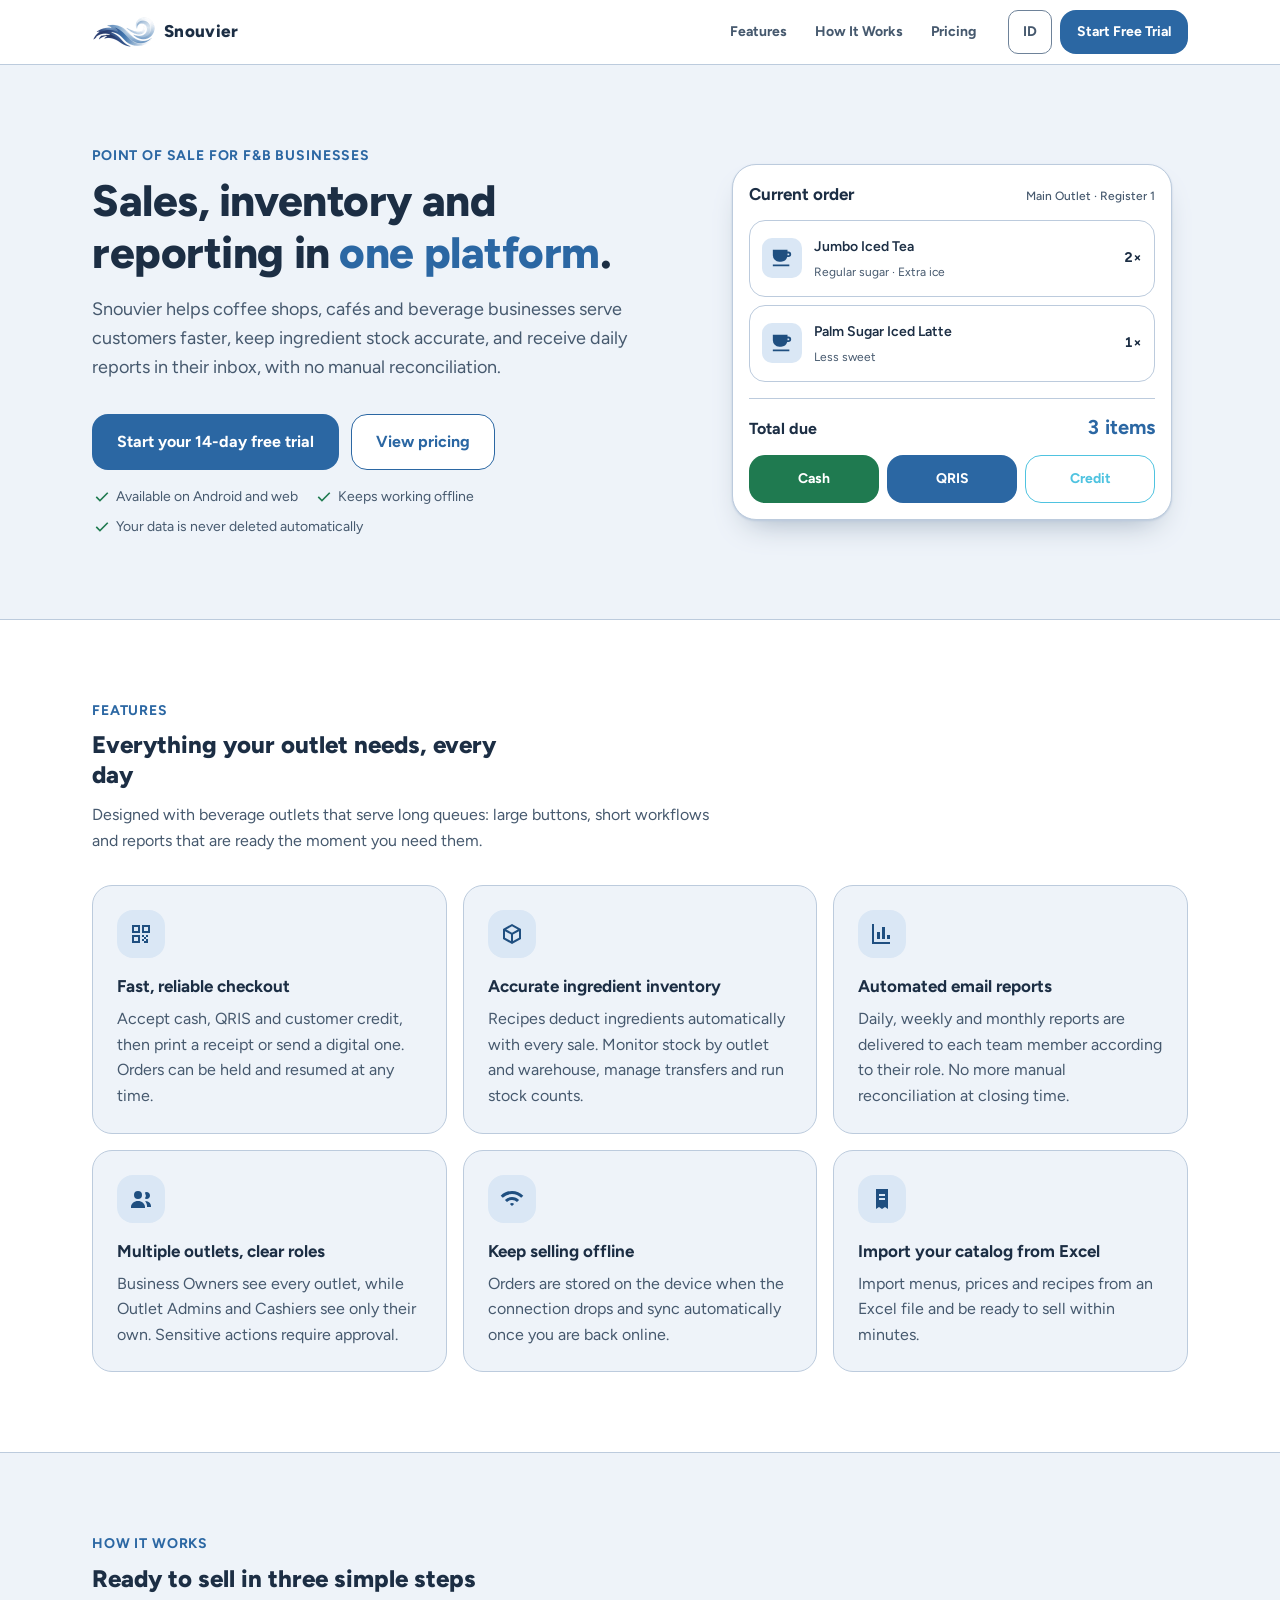
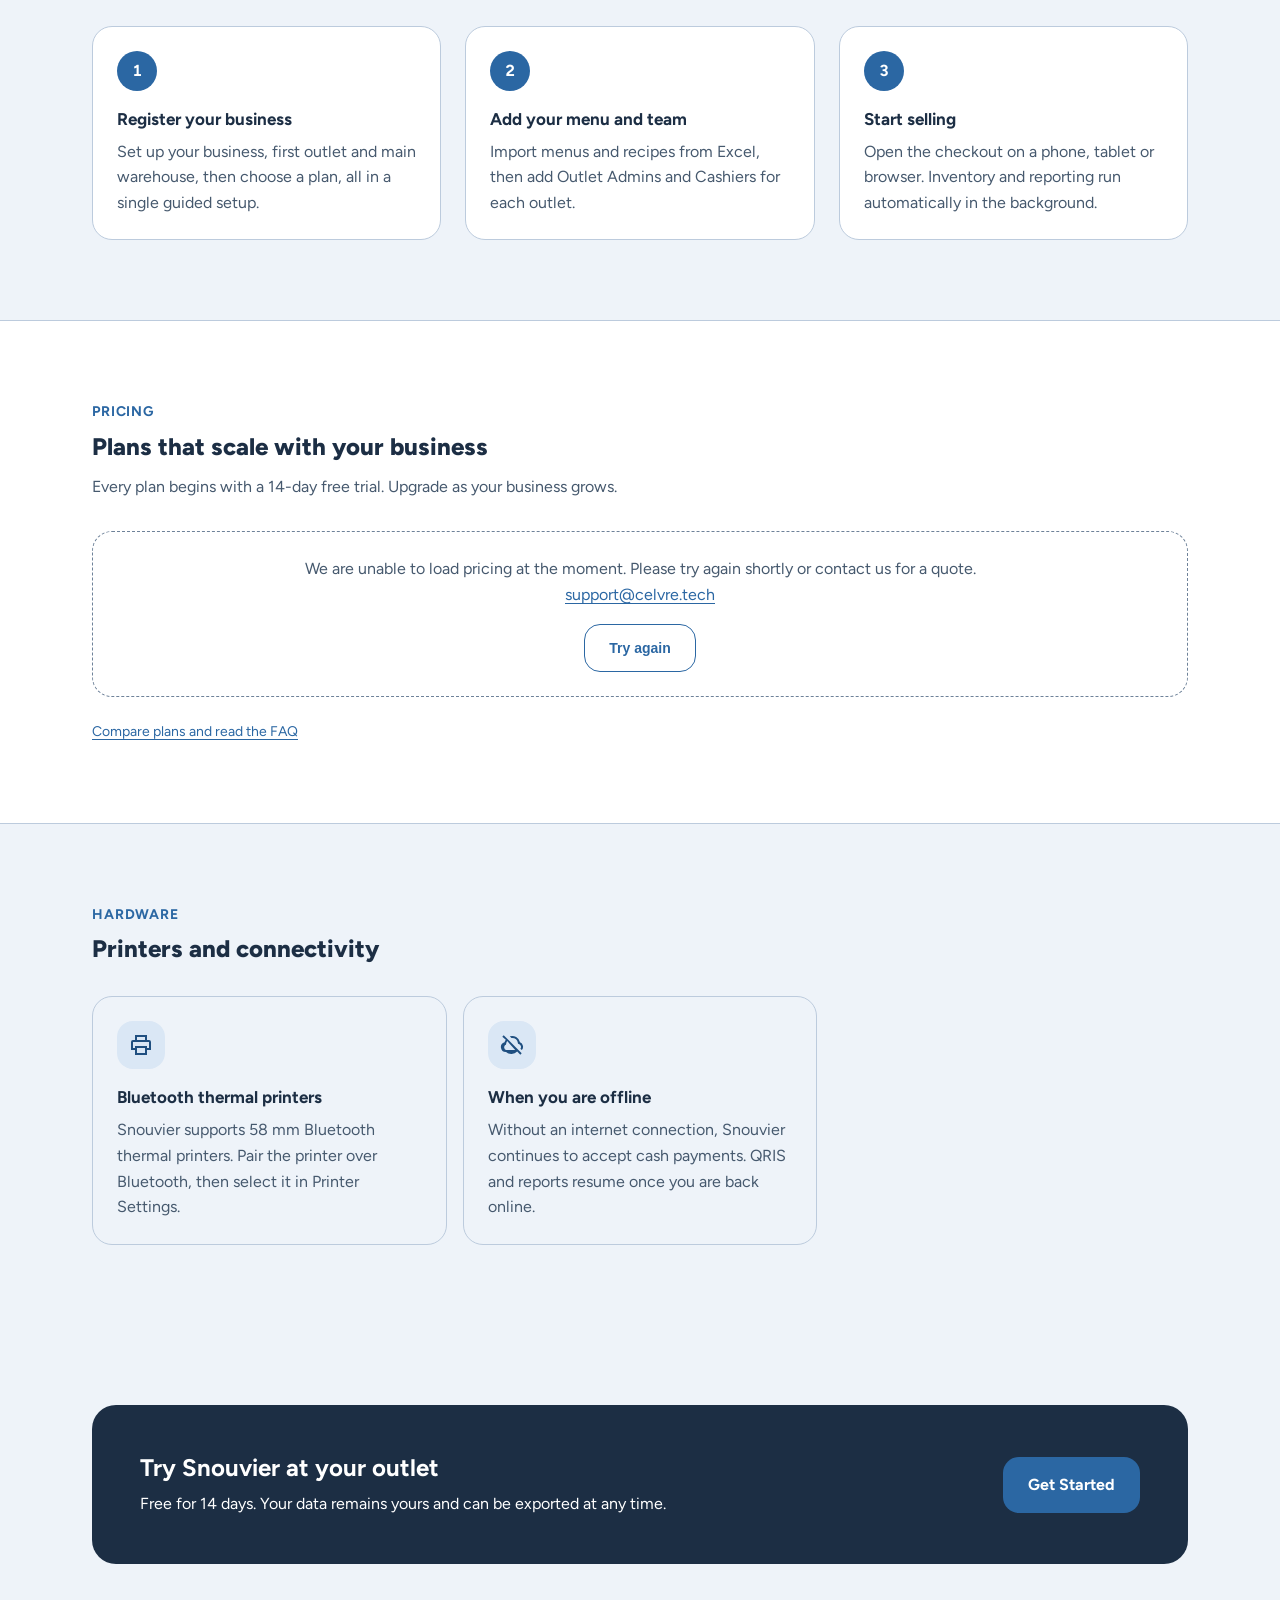
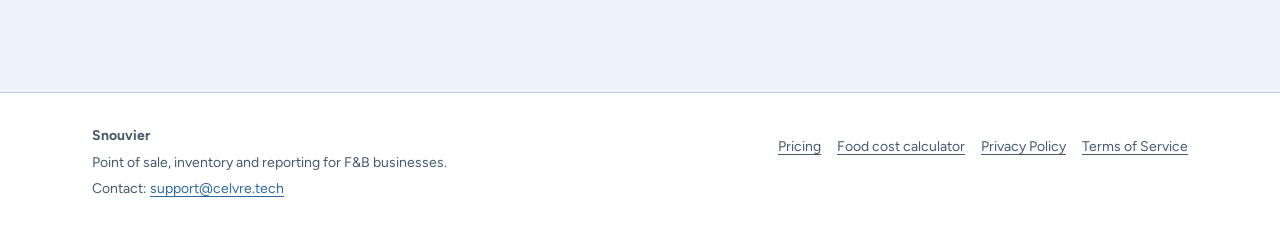
<file: index.html>
<!doctype html>
<html lang="en">

<head>
  <meta charset="utf-8">
  <meta name="viewport" content="width=device-width, initial-scale=1">
  <title data-i18n="meta.title">Snouvier | Point of Sale, Inventory and Reporting for F&amp;B Businesses</title>
  <meta name="description" data-i18n-attr-content="meta.description"
    content="Snouvier is a point-of-sale platform for coffee shops, cafés and F&amp;B businesses. Accept cash, QRIS and customer credit, track ingredient stock across outlets and warehouses, and receive automated reports by email.">
  <link rel="preload" href="fonts/figtree-latin-wght.woff2" as="font" type="font/woff2" crossorigin>
  <!-- Token desain v2 (--gf-*) dan Figtree self-host; satu tema terang. -->
  <link rel="stylesheet" href="gf-tokens.css">
  <link rel="stylesheet" href="site.css">
  <script type="module" src="js/main.js"></script>
</head>

<body>
  <a class="skip" href="#main" data-i18n="nav.skip">Skip to main content</a>

  <header class="top">
    <div class="wrap top__bar">
      <a class="brand" href="index.html" aria-label="Snouvier home" data-i18n-attr-aria-label="nav.homeLabel">
        <img class="brand__mark" src="img/snouvier_mark.png" alt="" width="64" height="32">
        <span>Snouvier</span>
      </a>
      <nav class="nav" aria-label="Main navigation" data-i18n-attr-aria-label="nav.main">
        <a href="#features" data-i18n="nav.features">Features</a>
        <a href="#how-it-works" data-i18n="nav.how">How It Works</a>
        <a href="pricing.html" data-i18n="nav.pricing">Pricing</a>
      </nav>
      <div class="top__actions">
        <a class="lang" href="?lang=id" hreflang="id" lang="id" data-lang-toggle
          aria-label="Ganti ke Bahasa Indonesia">ID</a>
        <a class="btn btn--primary btn--sm" href="signup.html" data-cta="signup" data-i18n="cta.try">Start Free Trial</a>
      </div>
    </div>
  </header>

  <main id="main">
    <section class="hero" aria-labelledby="hero-title">
      <div class="wrap hero__grid">
        <div>
          <p class="eyebrow" data-i18n="hero.eyebrow">Point of sale for F&amp;B businesses</p>
          <h1 class="hero__title" id="hero-title" data-i18n="hero.title">Sales, inventory and reporting in <em>one platform</em>.</h1>
          <p class="hero__lead" data-i18n="hero.lead">Snouvier helps coffee shops, cafés and beverage businesses serve customers faster, keep ingredient stock accurate, and receive daily reports in their inbox, with no manual reconciliation.</p>
          <div class="hero__ctas">
            <a class="btn btn--primary btn--lg" href="signup.html" data-cta="signup" data-i18n="hero.ctaPrimary">Start your 14-day free trial</a>
            <a class="btn btn--secondary btn--lg" href="pricing.html" data-i18n="hero.ctaSecondary">View pricing</a>
          </div>
          <ul class="hero__note">
            <li><svg class="ic" viewBox="0 0 24 24" aria-hidden="true" focusable="false">
                <path d="M9.55 17.65 4.4 12.5l1.4-1.4 3.75 3.75 8.65-8.65 1.4 1.4z" />
              </svg><span data-i18n="hero.note1">Available on Android and web</span></li>
            <li><svg class="ic" viewBox="0 0 24 24" aria-hidden="true" focusable="false">
                <path d="M9.55 17.65 4.4 12.5l1.4-1.4 3.75 3.75 8.65-8.65 1.4 1.4z" />
              </svg><span data-i18n="hero.note2">Keeps working offline</span></li>
            <li><svg class="ic" viewBox="0 0 24 24" aria-hidden="true" focusable="false">
                <path d="M9.55 17.65 4.4 12.5l1.4-1.4 3.75 3.75 8.65-8.65 1.4 1.4z" />
              </svg><span data-i18n="hero.note3">Your data is never deleted automatically</span></li>
          </ul>
        </div>

        <figure class="preview" role="img" aria-label="Example checkout screen with two items in the order and payment options for Cash, QRIS and Customer Credit"
          data-i18n-attr-aria-label="preview.label">
          <div aria-hidden="true">
            <div class="preview__head">
              <span class="preview__title" data-i18n="preview.title">Current order</span>
              <span class="preview__meta" data-i18n="preview.meta">Main Outlet · Register 1</span>
            </div>
            <ul class="preview__list">
              <li class="preview__row">
                <span class="preview__thumb"><svg class="ic" viewBox="0 0 24 24" aria-hidden="true" focusable="false">
                    <path d="M4 3h14v2h1a3 3 0 0 1 0 6h-1.3A7 7 0 0 1 11 16H9a7 7 0 0 1-7-7V3h2zm14 4v2h1a1 1 0 0 0 0-2h-1zM2 19h18v2H2v-2z" />
                  </svg></span>
                <span><span class="preview__name" data-i18n="preview.item1">Jumbo Iced Tea</span><br><span
                    class="preview__sub" data-i18n="preview.item1sub">Regular sugar · Extra ice</span></span>
                <span class="preview__qty gf-num">2×</span>
              </li>
              <li class="preview__row">
                <span class="preview__thumb"><svg class="ic" viewBox="0 0 24 24" aria-hidden="true" focusable="false">
                    <path d="M4 3h14v2h1a3 3 0 0 1 0 6h-1.3A7 7 0 0 1 11 16H9a7 7 0 0 1-7-7V3h2zm14 4v2h1a1 1 0 0 0 0-2h-1zM2 19h18v2H2v-2z" />
                  </svg></span>
                <span><span class="preview__name" data-i18n="preview.item2">Palm Sugar Iced Latte</span><br><span
                    class="preview__sub" data-i18n="preview.item2sub">Less sweet</span></span>
                <span class="preview__qty gf-num">1×</span>
              </li>
            </ul>
            <div class="preview__total"><span data-i18n="preview.total">Total due</span><span class="gf-num" data-i18n="preview.count">3 items</span></div>
            <div class="preview__pay">
              <span class="pay-cash" data-i18n="preview.cash">Cash</span>
              <span class="pay-qris">QRIS</span>
              <span class="pay-bon" data-i18n="preview.credit">Credit</span>
            </div>
          </div>
        </figure>
      </div>
    </section>

    <section class="section section--alt" id="features" aria-labelledby="features-title">
      <div class="wrap">
        <div class="section__head">
          <p class="eyebrow" data-i18n="features.eyebrow">Features</p>
          <h2 class="section__title" id="features-title" data-i18n="features.title">Everything your outlet needs, every day</h2>
          <p class="section__lead" data-i18n="features.lead">Designed with beverage outlets that serve long queues: large buttons, short workflows and reports that are ready the moment you need them.</p>
        </div>
        <ul class="features">
          <li class="feature">
            <span class="feature__icon"><svg class="ic" viewBox="0 0 24 24" aria-hidden="true" focusable="false">
                <path d="M3 3h8v8H3V3zm2 2v4h4V5H5zm8-2h8v8h-8V3zm2 2v4h4V5h-4zM3 13h8v8H3v-8zm2 2v4h4v-4H5zm8-2h2v2h-2v-2zm2 2h2v2h-2v-2zm-2 2h2v2h-2v-2zm4 0h2v4h-4v-2h2v-2zm0-4h2v2h-2v-2z" />
              </svg></span>
            <h3 data-i18n="features.f1.title">Fast, reliable checkout</h3>
            <p data-i18n="features.f1.body">Accept cash, QRIS and customer credit, then print a receipt or send a digital one. Orders can be held and resumed at any time.</p>
          </li>
          <li class="feature">
            <span class="feature__icon"><svg class="ic" viewBox="0 0 24 24" aria-hidden="true" focusable="false">
                <path d="M3 7l9-5 9 5v10l-9 5-9-5V7zm9-2.7L6.2 7.5 12 10.7l5.8-3.2L12 4.3zM5 9.2v6.6l6 3.3v-6.6L5 9.2zm14 0-6 3.3v6.6l6-3.3V9.2z" />
              </svg></span>
            <h3 data-i18n="features.f2.title">Accurate ingredient inventory</h3>
            <p data-i18n="features.f2.body">Recipes deduct ingredients automatically with every sale. Monitor stock by outlet and warehouse, manage transfers and run stock counts.</p>
          </li>
          <li class="feature">
            <span class="feature__icon"><svg class="ic" viewBox="0 0 24 24" aria-hidden="true" focusable="false">
                <path d="M4 20h16v2H2V2h2v18zm3-3V10h3v7H7zm5 0V5h3v12h-3zm5 0v-4h3v4h-3z" />
              </svg></span>
            <h3 data-i18n="features.f3.title">Automated email reports</h3>
            <p data-i18n="features.f3.body">Daily, weekly and monthly reports are delivered to each team member according to their role. No more manual reconciliation at closing time.</p>
          </li>
          <li class="feature">
            <span class="feature__icon"><svg class="ic" viewBox="0 0 24 24" aria-hidden="true" focusable="false">
                <path d="M9 12a4 4 0 1 1 0-8 4 4 0 0 1 0 8zm-7 8c0-3.3 3.1-6 7-6s7 2.7 7 6v1H2v-1zm15.5-8a3.5 3.5 0 1 0-1.6-6.6 6 6 0 0 1 0 6.2c.5.2 1 .4 1.6.4zM18 14.2c2.3.6 4 2.6 4 4.8v1h-4v-1c0-1.8-.7-3.5-2-4.8h2z" />
              </svg></span>
            <h3 data-i18n="features.f4.title">Multiple outlets, clear roles</h3>
            <p data-i18n="features.f4.body">Business Owners see every outlet, while Outlet Admins and Cashiers see only their own. Sensitive actions require approval.</p>
          </li>
          <li class="feature">
            <span class="feature__icon"><svg class="ic" viewBox="0 0 24 24" aria-hidden="true" focusable="false">
                <path d="M12 4c4.4 0 8.4 1.8 11.3 4.7l-2.1 2.1A13 13 0 0 0 12 7a13 13 0 0 0-9.2 3.8L.7 8.7A16 16 0 0 1 12 4zm0 6c2.8 0 5.3 1.1 7.1 2.9L17 15a7 7 0 0 0-5-2 7 7 0 0 0-5 2l-2.1-2.1A10 10 0 0 1 12 10zm0 6a3 3 0 0 1 2.1.9L12 19l-2.1-2.1A3 3 0 0 1 12 16z" />
              </svg></span>
            <h3 data-i18n="features.f5.title">Keep selling offline</h3>
            <p data-i18n="features.f5.body">Orders are stored on the device when the connection drops and sync automatically once you are back online.</p>
          </li>
          <li class="feature">
            <span class="feature__icon"><svg class="ic" viewBox="0 0 24 24" aria-hidden="true" focusable="false">
                <path d="M6 2h12v20l-3-2-3 2-3-2-3 2V2zm3 5v2h6V7H9zm0 4v2h6v-2H9z" />
              </svg></span>
            <h3 data-i18n="features.f6.title">Import your catalog from Excel</h3>
            <p data-i18n="features.f6.body">Import menus, prices and recipes from an Excel file and be ready to sell within minutes.</p>
          </li>
        </ul>
      </div>
    </section>

    <section class="section" id="how-it-works" aria-labelledby="how-title">
      <div class="wrap">
        <div class="section__head">
          <p class="eyebrow" data-i18n="how.eyebrow">How It Works</p>
          <h2 class="section__title" id="how-title" data-i18n="how.title">Ready to sell in three simple steps</h2>
        </div>
        <ol class="steps">
          <li class="step">
            <span class="step__num gf-num" aria-hidden="true">1</span>
            <h3 data-i18n="how.s1.title">Register your business</h3>
            <p data-i18n="how.s1.body">Set up your business, first outlet and main warehouse, then choose a plan, all in a single guided setup.</p>
          </li>
          <li class="step">
            <span class="step__num gf-num" aria-hidden="true">2</span>
            <h3 data-i18n="how.s2.title">Add your menu and team</h3>
            <p data-i18n="how.s2.body">Import menus and recipes from Excel, then add Outlet Admins and Cashiers for each outlet.</p>
          </li>
          <li class="step">
            <span class="step__num gf-num" aria-hidden="true">3</span>
            <h3 data-i18n="how.s3.title">Start selling</h3>
            <p data-i18n="how.s3.body">Open the checkout on a phone, tablet or browser. Inventory and reporting run automatically in the background.</p>
          </li>
        </ol>
      </div>
    </section>

    <section class="section section--alt" id="pricing" aria-labelledby="pricing-title">
      <div class="wrap">
        <div class="section__head">
          <p class="eyebrow" data-i18n="pricing.eyebrow">Pricing</p>
          <h2 class="section__title" id="pricing-title" data-i18n="pricing.title">Plans that scale with your business</h2>
          <p class="section__lead" data-i18n="pricing.lead">Every plan begins with a 14-day free trial. Upgrade as your business grows.</p>
        </div>
        <div class="plans" id="plans" aria-live="polite" aria-busy="true">
          <div class="skeleton" aria-hidden="true"></div>
          <div class="skeleton" aria-hidden="true"></div>
          <div class="skeleton" aria-hidden="true"></div>
        </div>
        <p class="plans__foot"><a href="pricing.html" data-i18n="pricing.more">Compare plans and read the FAQ</a></p>
      </div>
    </section>

    <section class="section" id="hardware" aria-labelledby="hardware-title">
      <div class="wrap">
        <div class="section__head">
          <p class="eyebrow" data-i18n="device.eyebrow">Hardware</p>
          <h2 class="section__title" id="hardware-title" data-i18n="device.title">Printers and connectivity</h2>
        </div>
        <ul class="features">
          <li class="feature">
            <span class="feature__icon"><svg class="ic" viewBox="0 0 24 24" aria-hidden="true" focusable="false">
                <path d="M6 2h12v5h2a2 2 0 0 1 2 2v8h-4v5H6v-5H2V9a2 2 0 0 1 2-2h2V2zm2 2v3h8V4H8zm0 11v5h8v-5H8zm-4-6v6h2v-2h12v2h2V9H4z" />
              </svg></span>
            <h3 data-i18n="device.printer.title">Bluetooth thermal printers</h3>
            <p data-i18n="device.printer.body" data-celvre="printerDidukung">Snouvier supports 58 mm Bluetooth thermal printers. Pair the printer over Bluetooth, then select it in Printer Settings.</p>
            <ul class="printer-list" data-celvre-printers hidden></ul>
          </li>
          <li class="feature">
            <span class="feature__icon"><svg class="ic" viewBox="0 0 24 24" aria-hidden="true" focusable="false">
                <path d="M2.3 3.7 3.7 2.3l18 18-1.4 1.4-3.1-3.1A8 8 0 0 1 6 19a5 5 0 0 1-1.5-9.8 8 8 0 0 1 1.3-2.5L2.3 3.7zM7.2 8.1A6 6 0 0 0 6.1 11L6 11.8l-.8.2A3 3 0 0 0 6 17h9.2L7.2 8.1zM12 5a6 6 0 0 1 5.9 5l.1.8.8.2a3 3 0 0 1 1.6 4.7l1.4 1.4A5 5 0 0 0 20 9.2 8 8 0 0 0 9.8 3.3l1.6 1.6c.2 0 .4 0 .6 0z" />
              </svg></span>
            <h3 data-i18n="device.offline.title">When you are offline</h3>
            <p data-i18n="device.offline.body" data-celvre="teksLuring">Without an internet connection, Snouvier continues to accept cash payments. QRIS and reports resume once you are back online.</p>
          </li>
        </ul>
      </div>
    </section>

    <section class="section" aria-labelledby="cta-title">
      <div class="wrap">
        <div class="cta-band">
          <div>
            <h2 id="cta-title" data-i18n="final.title">Try Snouvier at your outlet</h2>
            <p data-i18n="final.body">Free for 14 days. Your data remains yours and can be exported at any time.</p>
          </div>
          <a class="btn btn--primary btn--lg" href="signup.html" data-cta="signup" data-i18n="cta.signup">Get Started</a>
        </div>
      </div>
    </section>
  </main>

  <footer class="foot">
    <div class="wrap foot__grid">
      <div>
        <p><strong>Snouvier</strong></p>
        <p data-i18n="foot.tagline">Point of sale, inventory and reporting for F&amp;B businesses.</p>
        <p><span data-i18n="foot.contact">Contact:</span> <a href="mailto:support@celvre.tech">support@celvre.tech</a></p>
      </div>
      <nav class="foot__links" aria-label="Footer navigation" data-i18n-attr-aria-label="foot.nav">
        <a href="pricing.html" data-i18n="nav.pricing">Pricing</a>
        <a href="food-cost-calculator.html" data-i18n="foot.calc">Food cost calculator</a>
        <a href="privacy.html" data-i18n="foot.privacy">Privacy Policy</a>
        <a href="terms.html" data-i18n="foot.terms">Terms of Service</a>
      </nav>
    </div>
  </footer>
</body>

</html>
</file>
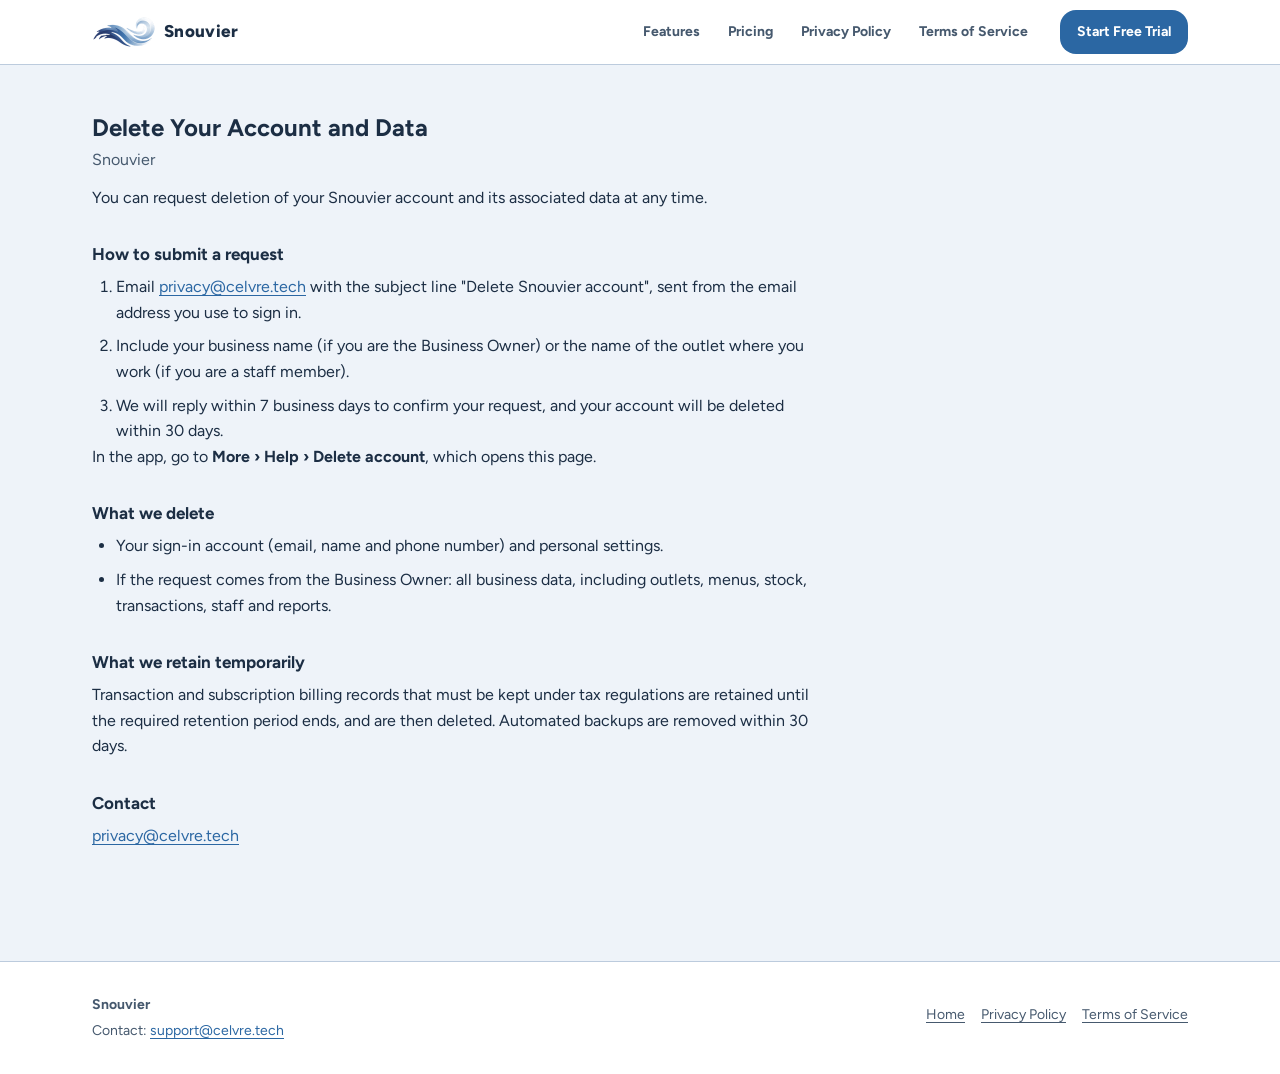
<file: delete-account.html>
<!doctype html>
<html lang="en">

<head>
  <meta charset="utf-8">
  <meta name="viewport" content="width=device-width, initial-scale=1">
  <title>Delete Account | Snouvier</title>
  <!-- Token desain v2 (--gf-*) dan Plus Jakarta Sans self-host; satu tema terang. -->
  <link rel="stylesheet" href="gf-tokens.css">
  <link rel="stylesheet" href="site.css">
</head>

<body>
  <a class="skip" href="#main">Skip to main content</a>

  <header class="top">
    <div class="wrap top__bar">
      <a class="brand" href="index.html" aria-label="Snouvier home">
        <img class="brand__mark" src="img/snouvier_mark.png" alt="" width="64" height="32">
        <span>Snouvier</span>
      </a>
      <nav class="nav" aria-label="Main navigation">
        <a href="index.html#features">Features</a>
        <a href="pricing.html">Pricing</a>
        <a href="privacy.html">Privacy Policy</a>
        <a href="terms.html">Terms of Service</a>
      </nav>
      <div class="top__actions">
        <a class="btn btn--primary btn--sm" href="signup.html" data-cta="signup">Start Free Trial</a>
      </div>
    </div>
  </header>

  <main id="main" class="wrap">
    <article class="prose">
      <h1>Delete Your Account and Data</h1>
      <p class="mut">Snouvier</p>
      <p>You can request deletion of your Snouvier account and its associated data at any time.</p>
      <h2>How to submit a request</h2>
      <ol>
          <li>Email <a href="mailto:privacy@celvre.tech?subject=Delete%20Snouvier%20account">privacy@celvre.tech</a>
              with the subject line "Delete Snouvier account", sent from the email address you use to sign in.</li>
          <li>Include your business name (if you are the Business Owner) or the name of the outlet where you work (if you are a staff member).</li>
          <li>We will reply within 7 business days to confirm your request, and your account will be deleted within 30 days.</li>
      </ol>
      <p>In the app, go to <strong>More › Help › Delete account</strong>, which opens this page.</p>
      <h2>What we delete</h2>
      <ul>
          <li>Your sign-in account (email, name and phone number) and personal settings.</li>
          <li>If the request comes from the Business Owner: all business data, including outlets, menus, stock, transactions, staff and reports.</li>
      </ul>
      <h2>What we retain temporarily</h2>
      <p>Transaction and subscription billing records that must be kept under tax regulations are retained until the
          required retention period ends, and are then deleted. Automated backups are removed within 30 days.</p>
      <h2>Contact</h2>
      <p><a href="mailto:privacy@celvre.tech">privacy@celvre.tech</a></p>
    </article>
  </main>

  <footer class="foot">
    <div class="wrap foot__grid">
      <div>
        <p><strong>Snouvier</strong></p>
        <p>Contact: <a href="mailto:support@celvre.tech">support@celvre.tech</a></p>
      </div>
      <nav class="foot__links" aria-label="Footer navigation">
        <a href="index.html">Home</a>
        <a href="privacy.html">Privacy Policy</a>
        <a href="terms.html">Terms of Service</a>
      </nav>
    </div>
  </footer>
</body>

</html>
</file>
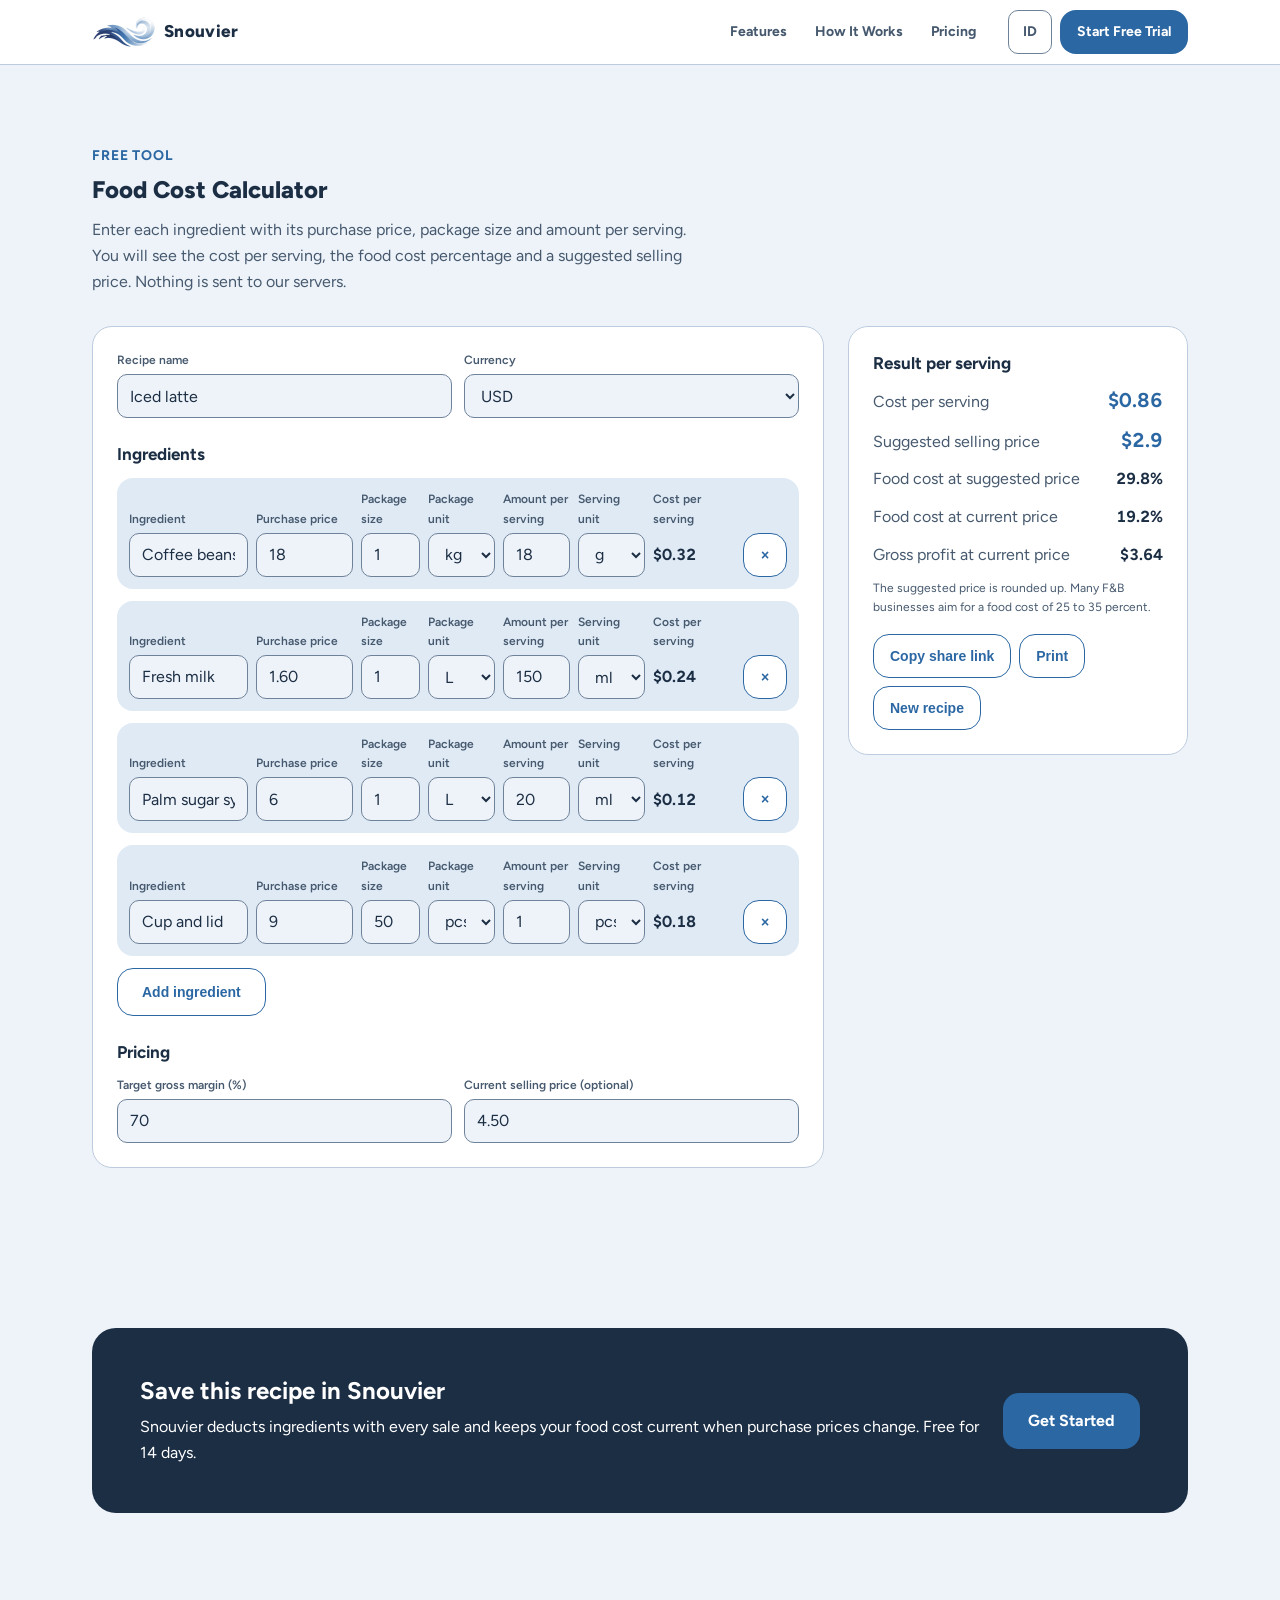
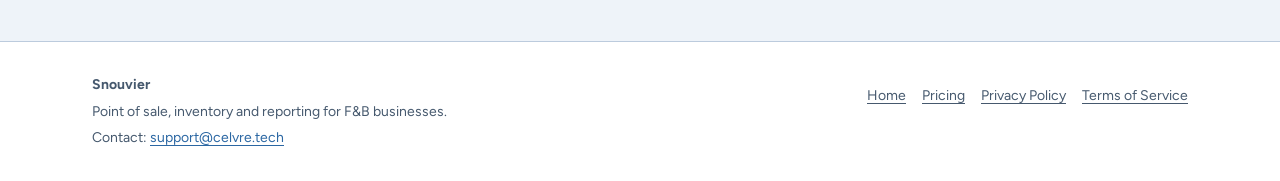
<file: food-cost-calculator.html>
<!doctype html>
<html lang="en">

<head>
  <meta charset="utf-8">
  <meta name="viewport" content="width=device-width, initial-scale=1">
  <title data-i18n="cmeta.title">Free Food Cost Calculator | Snouvier</title>
  <meta name="description" data-i18n-attr-content="cmeta.description"
    content="Calculate the cost per serving of any recipe, its food cost percentage and a suggested selling price for your target margin. Free, no sign-up required.">
  <link rel="preload" href="fonts/figtree-latin-wght.woff2" as="font" type="font/woff2" crossorigin>
  <!-- Token desain v2 (--gf-*) dan Figtree self-host; satu tema terang. -->
  <link rel="stylesheet" href="gf-tokens.css">
  <link rel="stylesheet" href="site.css">
  <script type="module" src="js/food-cost-page.js"></script>
</head>

<body>
  <a class="skip" href="#main" data-i18n="nav.skip">Skip to main content</a>

  <header class="top">
    <div class="wrap top__bar">
      <a class="brand" href="index.html" aria-label="Snouvier home" data-i18n-attr-aria-label="nav.homeLabel">
        <img class="brand__mark" src="img/snouvier_mark.png" alt="" width="64" height="32">
        <span>Snouvier</span>
      </a>
      <nav class="nav" aria-label="Main navigation" data-i18n-attr-aria-label="nav.main">
        <a href="index.html#features" data-i18n="nav.features">Features</a>
        <a href="index.html#how-it-works" data-i18n="nav.how">How It Works</a>
        <a href="pricing.html" data-i18n="nav.pricing">Pricing</a>
      </nav>
      <div class="top__actions">
        <a class="lang" href="?lang=id" hreflang="id" lang="id" data-lang-toggle
          aria-label="Ganti ke Bahasa Indonesia">ID</a>
        <a class="btn btn--primary btn--sm" href="signup.html" data-cta="signup" data-i18n="cta.try">Start Free Trial</a>
      </div>
    </div>
  </header>

  <main id="main">
    <section class="section calc" aria-labelledby="calc-heading">
      <div class="wrap">
        <div class="section__head">
          <p class="eyebrow" data-i18n="calc.eyebrow">Free tool</p>
          <h1 class="section__title" id="calc-heading" data-i18n="calc.title">Food Cost Calculator</h1>
          <p class="section__lead" data-i18n="calc.lead">Enter each ingredient with its purchase price, package size and amount per serving. You will see the cost per serving, the food cost percentage and a suggested selling price. Nothing is sent to our servers.</p>
        </div>

        <noscript><p class="calc__note" data-i18n="calc.noscript">This calculator needs JavaScript enabled in your browser.</p></noscript>

        <div id="calc-app" class="calc__grid" hidden>
          <form class="calc__form" autocomplete="off">
            <h2 class="calc__print-title" id="print-title" aria-hidden="true"></h2>
            <div class="calc__meta">
              <label class="calc__field">
                <span data-i18n="calc.recipe">Recipe name</span>
                <input type="text" id="calc-title" maxlength="80">
              </label>
              <label class="calc__field">
                <span data-i18n="calc.currency">Currency</span>
                <select id="calc-currency"></select>
              </label>
            </div>

            <h2 class="calc__sub" data-i18n="calc.ingredients">Ingredients</h2>
            <ol class="calc__rows" id="calc-rows"></ol>
            <button type="button" class="btn btn--secondary calc__add" id="calc-add" data-i18n="calc.add">Add ingredient</button>

            <h2 class="calc__sub" data-i18n="calc.pricing">Pricing</h2>
            <div class="calc__meta">
              <label class="calc__field">
                <span data-i18n="calc.margin">Target gross margin (%)</span>
                <input type="text" id="calc-margin" inputmode="decimal">
              </label>
              <label class="calc__field">
                <span data-i18n="calc.price">Current selling price (optional)</span>
                <input type="text" id="calc-price" inputmode="decimal">
              </label>
            </div>
          </form>

          <aside class="calc__result" aria-labelledby="calc-result-title">
            <h2 class="calc__sub" id="calc-result-title" data-i18n="calc.result">Result per serving</h2>
            <dl aria-live="polite">
              <div class="calc__stat calc__stat--main">
                <dt data-i18n="calc.cost">Cost per serving</dt>
                <dd id="res-cost">–</dd>
              </div>
              <div class="calc__stat calc__stat--main">
                <dt data-i18n="calc.suggested">Suggested selling price</dt>
                <dd id="res-suggested">–</dd>
              </div>
              <div class="calc__stat">
                <dt data-i18n="calc.suggestedPct">Food cost at suggested price</dt>
                <dd id="res-suggested-pct">–</dd>
              </div>
              <div class="calc__stat">
                <dt data-i18n="calc.pct">Food cost at current price</dt>
                <dd id="res-pct">–</dd>
              </div>
              <div class="calc__stat">
                <dt data-i18n="calc.profit">Gross profit at current price</dt>
                <dd id="res-profit">–</dd>
              </div>
            </dl>
            <p class="calc__note" id="res-note" hidden></p>
            <p class="calc__note" data-i18n="calc.explain">The suggested price is rounded up. Many F&amp;B businesses aim for a food cost of 25 to 35 percent.</p>
            <div class="calc__actions">
              <button type="button" class="btn btn--secondary btn--sm" id="calc-share" data-i18n="calc.share">Copy share link</button>
              <button type="button" class="btn btn--secondary btn--sm" id="calc-print" data-i18n="calc.print">Print</button>
              <button type="button" class="btn btn--secondary btn--sm" id="calc-reset" data-i18n="calc.reset">New recipe</button>
            </div>
            <p class="calc__note" id="share-msg" role="status" hidden></p>
          </aside>
        </div>
      </div>
    </section>

    <section class="section" aria-labelledby="cta-title">
      <div class="wrap">
        <div class="cta-band">
          <div>
            <h2 id="cta-title" data-i18n="calc.ctaTitle">Save this recipe in Snouvier</h2>
            <p data-i18n="calc.ctaBody">Snouvier deducts ingredients with every sale and keeps your food cost current when purchase prices change. Free for 14 days.</p>
          </div>
          <a class="btn btn--primary btn--lg" href="signup.html" data-cta="signup" data-i18n="cta.signup">Get Started</a>
        </div>
      </div>
    </section>
  </main>

  <footer class="foot">
    <div class="wrap foot__grid">
      <div>
        <p><strong>Snouvier</strong></p>
        <p data-i18n="foot.tagline">Point of sale, inventory and reporting for F&amp;B businesses.</p>
        <p><span data-i18n="foot.contact">Contact:</span> <a href="mailto:support@celvre.tech">support@celvre.tech</a></p>
      </div>
      <nav class="foot__links" aria-label="Footer navigation" data-i18n-attr-aria-label="foot.nav">
        <a href="index.html" data-i18n="foot.home">Home</a>
        <a href="pricing.html" data-i18n="nav.pricing">Pricing</a>
        <a href="privacy.html" data-i18n="foot.privacy">Privacy Policy</a>
        <a href="terms.html" data-i18n="foot.terms">Terms of Service</a>
      </nav>
    </div>
  </footer>
</body>

</html>
</file>
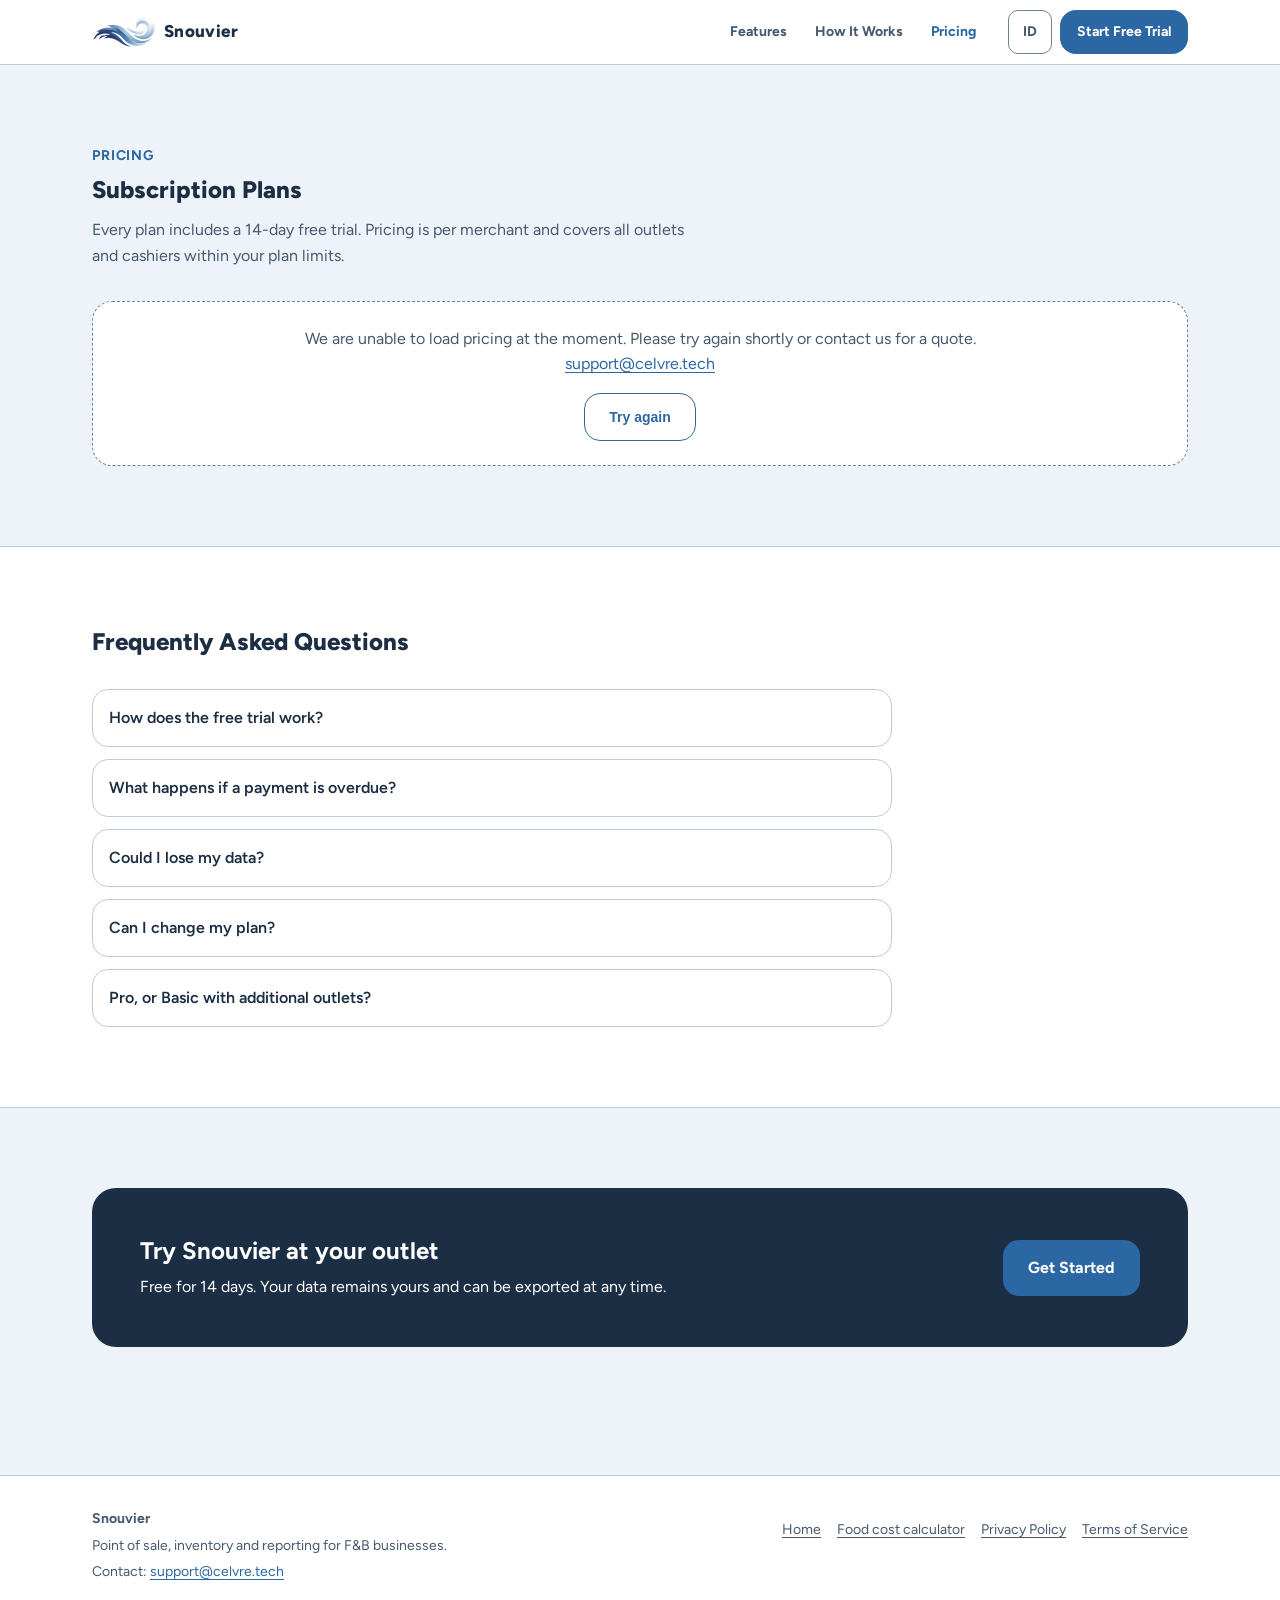
<file: pricing.html>
<!doctype html>
<html lang="en">

<head>
  <meta charset="utf-8">
  <meta name="viewport" content="width=device-width, initial-scale=1">
  <title data-i18n="pmeta.title">Pricing | Snouvier</title>
  <meta name="description" data-i18n-attr-content="pmeta.description"
    content="Compare Snouvier subscription plans: monthly pricing, outlet and cashier limits, and the features included in each plan.">
  <link rel="preload" href="fonts/figtree-latin-wght.woff2" as="font" type="font/woff2" crossorigin>
  <!-- Token desain v2 (--gf-*) dan Figtree self-host; satu tema terang. -->
  <link rel="stylesheet" href="gf-tokens.css">
  <link rel="stylesheet" href="site.css">
  <script type="module" src="js/main.js"></script>
</head>

<body>
  <a class="skip" href="#main" data-i18n="nav.skip">Skip to main content</a>

  <header class="top">
    <div class="wrap top__bar">
      <a class="brand" href="index.html" aria-label="Snouvier home" data-i18n-attr-aria-label="nav.homeLabel">
        <img class="brand__mark" src="img/snouvier_mark.png" alt="" width="64" height="32">
        <span>Snouvier</span>
      </a>
      <nav class="nav" aria-label="Main navigation" data-i18n-attr-aria-label="nav.main">
        <a href="index.html#features" data-i18n="nav.features">Features</a>
        <a href="index.html#how-it-works" data-i18n="nav.how">How It Works</a>
        <a href="pricing.html" aria-current="page" data-i18n="nav.pricing">Pricing</a>
      </nav>
      <div class="top__actions">
        <a class="lang" href="?lang=id" hreflang="id" lang="id" data-lang-toggle
          aria-label="Ganti ke Bahasa Indonesia">ID</a>
        <a class="btn btn--primary btn--sm" href="signup.html" data-cta="signup" data-i18n="cta.try">Start Free Trial</a>
      </div>
    </div>
  </header>

  <main id="main">
    <section class="section" aria-labelledby="pricing-title">
      <div class="wrap">
        <div class="section__head">
          <p class="eyebrow" data-i18n="pricing.eyebrow">Pricing</p>
          <h1 class="section__title" id="pricing-title" data-i18n="ppage.title">Subscription Plans</h1>
          <p class="section__lead" data-i18n="ppage.lead">Every plan includes a 14-day free trial. Pricing is per merchant and covers all outlets and cashiers within your plan limits.</p>
        </div>
        <div class="plans" id="plans" aria-live="polite" aria-busy="true">
          <div class="skeleton" aria-hidden="true"></div>
          <div class="skeleton" aria-hidden="true"></div>
          <div class="skeleton" aria-hidden="true"></div>
        </div>
      </div>
    </section>

    <section class="section section--alt" aria-labelledby="faq-title">
      <div class="wrap">
        <div class="section__head">
          <h2 class="section__title" id="faq-title" data-i18n="faq.title">Frequently Asked Questions</h2>
        </div>
        <div class="faq">
          <details>
            <summary data-i18n="faq.q1">How does the free trial work?</summary>
            <p data-i18n="faq.a1">Your account is active for 14 days at no cost as soon as you sign up. After the trial, your subscription continues on the plan you selected.</p>
          </details>
          <details>
            <summary data-i18n="faq.q2">What happens if a payment is overdue?</summary>
            <p data-i18n="faq.a2">There is a 7-day grace period. If the invoice remains unpaid after that, new transactions are paused, but the Business Owner keeps full access to view and export all data.</p>
          </details>
          <details>
            <summary data-i18n="faq.q3">Could I lose my data?</summary>
            <p data-i18n="faq.a3">No. Data is never deleted automatically, and each merchant’s data is fully isolated from other merchants.</p>
          </details>
          <details>
            <summary data-i18n="faq.q4">Can I change my plan?</summary>
            <p data-i18n="faq.a4">Yes. The Business Owner can select a different plan from the Subscription menu. The new plan takes effect once its invoice has been paid.</p>
          </details>
          <details>
            <summary data-i18n="faq.q5">Pro, or Basic with additional outlets?</summary>
            <p data-i18n="faq.a5">Additional outlets increase the outlet quota on the Basic or Pro plan and are billed monthly per outlet together with your subscription; current pricing is shown in the Subscription menu. Choose Basic with an additional outlet if you run two outlets and only need checkout, the catalog and reports. Choose Pro if you run three or more outlets, need more cashiers, or want the kitchen display, customer credit, and recipes with cost of goods.</p>
          </details>
        </div>
      </div>
    </section>

    <section class="section" aria-labelledby="cta-title">
      <div class="wrap">
        <div class="cta-band">
          <div>
            <h2 id="cta-title" data-i18n="final.title">Try Snouvier at your outlet</h2>
            <p data-i18n="final.body">Free for 14 days. Your data remains yours and can be exported at any time.</p>
          </div>
          <a class="btn btn--primary btn--lg" href="signup.html" data-cta="signup" data-i18n="cta.signup">Get Started</a>
        </div>
      </div>
    </section>
  </main>

  <footer class="foot">
    <div class="wrap foot__grid">
      <div>
        <p><strong>Snouvier</strong></p>
        <p data-i18n="foot.tagline">Point of sale, inventory and reporting for F&amp;B businesses.</p>
        <p><span data-i18n="foot.contact">Contact:</span> <a href="mailto:support@celvre.tech">support@celvre.tech</a></p>
      </div>
      <nav class="foot__links" aria-label="Footer navigation" data-i18n-attr-aria-label="foot.nav">
        <a href="index.html" data-i18n="foot.home">Home</a>
        <a href="food-cost-calculator.html" data-i18n="foot.calc">Food cost calculator</a>
        <a href="privacy.html" data-i18n="foot.privacy">Privacy Policy</a>
        <a href="terms.html" data-i18n="foot.terms">Terms of Service</a>
      </nav>
    </div>
  </footer>
</body>

</html>
</file>
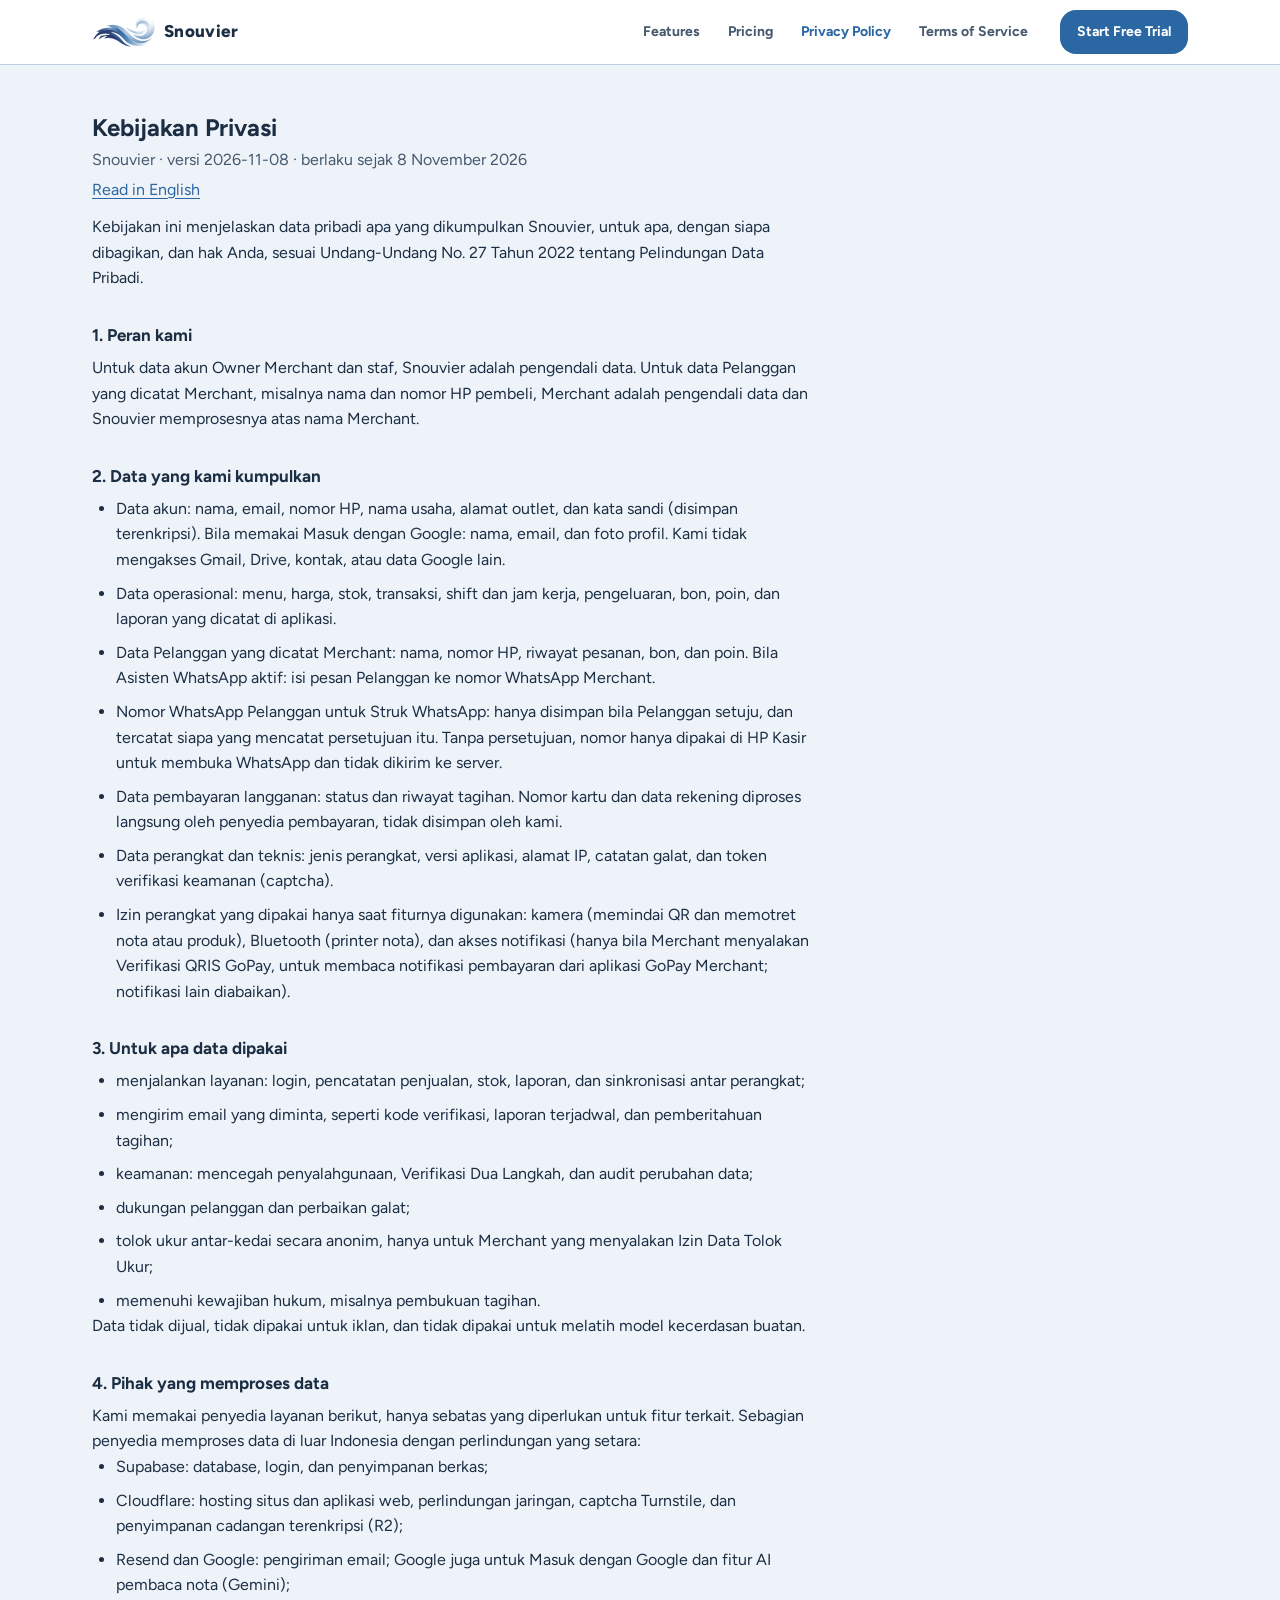
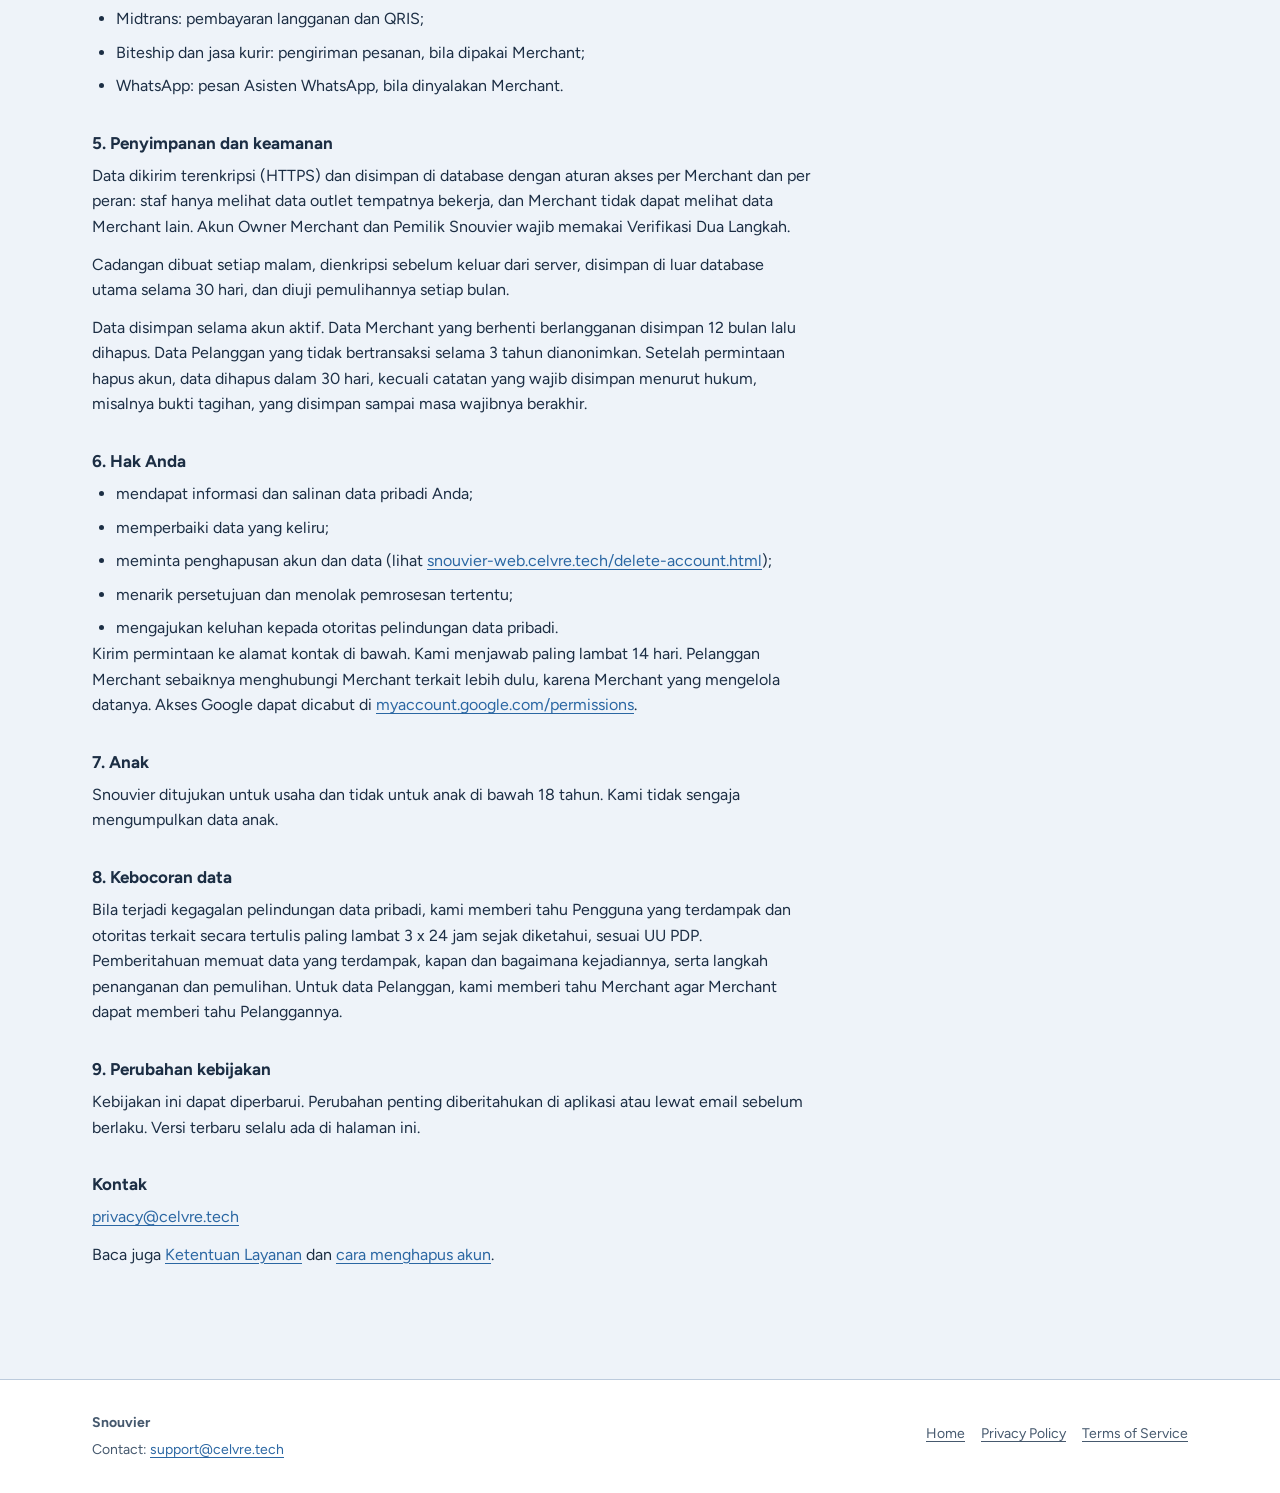
<file: privacy-id.html>
<!doctype html>
<html lang="id">

<head>
  <meta charset="utf-8">
  <meta name="viewport" content="width=device-width, initial-scale=1">
  <title>Kebijakan Privasi · Snouvier</title>
  <!-- Token desain v2 (--gf-*) dan Plus Jakarta Sans self-host; satu tema terang. -->
  <link rel="stylesheet" href="gf-tokens.css">
  <link rel="stylesheet" href="site.css">
</head>

<body>
  <a class="skip" href="#main">Skip to main content</a>

  <header class="top">
    <div class="wrap top__bar">
      <a class="brand" href="index.html" aria-label="Snouvier home">
        <img class="brand__mark" src="img/snouvier_mark.png" alt="" width="64" height="32">
        <span>Snouvier</span>
      </a>
      <nav class="nav" aria-label="Main navigation">
        <a href="index.html#features">Features</a>
        <a href="pricing.html">Pricing</a>
        <a href="privacy-id.html" aria-current="page">Privacy Policy</a>
        <a href="terms.html">Terms of Service</a>
      </nav>
      <div class="top__actions">
        <a class="btn btn--primary btn--sm" href="signup.html" data-cta="signup">Start Free Trial</a>
      </div>
    </div>
  </header>

  <main id="main" class="wrap">
    <article class="prose">
      <h1>Kebijakan Privasi</h1>
      <p class="mut">Snouvier · versi 2026-11-08 · berlaku sejak 8 November 2026</p>
      <p class="mut"><a href="privacy.html" hreflang="en">Read in English</a></p>
      <p>Kebijakan ini menjelaskan data pribadi apa yang dikumpulkan Snouvier, untuk apa, dengan siapa dibagikan, dan hak Anda, sesuai Undang-Undang No. 27 Tahun 2022 tentang Pelindungan Data Pribadi.</p>
      <h2>1. Peran kami</h2>
      <p>Untuk data akun Owner Merchant dan staf, Snouvier adalah pengendali data. Untuk data Pelanggan yang dicatat Merchant, misalnya nama dan nomor HP pembeli, Merchant adalah pengendali data dan Snouvier memprosesnya atas nama Merchant.</p>
      <h2>2. Data yang kami kumpulkan</h2>
      <ul>
          <li>Data akun: nama, email, nomor HP, nama usaha, alamat outlet, dan kata sandi (disimpan terenkripsi). Bila memakai Masuk dengan Google: nama, email, dan foto profil. Kami tidak mengakses Gmail, Drive, kontak, atau data Google lain.</li>
          <li>Data operasional: menu, harga, stok, transaksi, shift dan jam kerja, pengeluaran, bon, poin, dan laporan yang dicatat di aplikasi.</li>
          <li>Data Pelanggan yang dicatat Merchant: nama, nomor HP, riwayat pesanan, bon, dan poin. Bila Asisten WhatsApp aktif: isi pesan Pelanggan ke nomor WhatsApp Merchant.</li>
          <li>Nomor WhatsApp Pelanggan untuk Struk WhatsApp: hanya disimpan bila Pelanggan setuju, dan tercatat siapa yang mencatat persetujuan itu. Tanpa persetujuan, nomor hanya dipakai di HP Kasir untuk membuka WhatsApp dan tidak dikirim ke server.</li>
          <li>Data pembayaran langganan: status dan riwayat tagihan. Nomor kartu dan data rekening diproses langsung oleh penyedia pembayaran, tidak disimpan oleh kami.</li>
          <li>Data perangkat dan teknis: jenis perangkat, versi aplikasi, alamat IP, catatan galat, dan token verifikasi keamanan (captcha).</li>
          <li>Izin perangkat yang dipakai hanya saat fiturnya digunakan: kamera (memindai QR dan memotret nota atau produk), Bluetooth (printer nota), dan akses notifikasi (hanya bila Merchant menyalakan Verifikasi QRIS GoPay, untuk membaca notifikasi pembayaran dari aplikasi GoPay Merchant; notifikasi lain diabaikan).</li>
      </ul>
      <h2>3. Untuk apa data dipakai</h2>
      <ul>
          <li>menjalankan layanan: login, pencatatan penjualan, stok, laporan, dan sinkronisasi antar perangkat;</li>
          <li>mengirim email yang diminta, seperti kode verifikasi, laporan terjadwal, dan pemberitahuan tagihan;</li>
          <li>keamanan: mencegah penyalahgunaan, Verifikasi Dua Langkah, dan audit perubahan data;</li>
          <li>dukungan pelanggan dan perbaikan galat;</li>
          <li>tolok ukur antar-kedai secara anonim, hanya untuk Merchant yang menyalakan Izin Data Tolok Ukur;</li>
          <li>memenuhi kewajiban hukum, misalnya pembukuan tagihan.</li>
      </ul>
      <p>Data tidak dijual, tidak dipakai untuk iklan, dan tidak dipakai untuk melatih model kecerdasan buatan.</p>
      <h2>4. Pihak yang memproses data</h2>
      <p>Kami memakai penyedia layanan berikut, hanya sebatas yang diperlukan untuk fitur terkait. Sebagian penyedia memproses data di luar Indonesia dengan perlindungan yang setara:</p>
      <ul>
          <li>Supabase: database, login, dan penyimpanan berkas;</li>
          <li>Cloudflare: hosting situs dan aplikasi web, perlindungan jaringan, captcha Turnstile, dan penyimpanan cadangan terenkripsi (R2);</li>
          <li>Resend dan Google: pengiriman email; Google juga untuk Masuk dengan Google dan fitur AI pembaca nota (Gemini);</li>
          <li>Midtrans: pembayaran langganan dan QRIS;</li>
          <li>Biteship dan jasa kurir: pengiriman pesanan, bila dipakai Merchant;</li>
          <li>WhatsApp: pesan Asisten WhatsApp, bila dinyalakan Merchant.</li>
      </ul>
      <h2>5. Penyimpanan dan keamanan</h2>
      <p>Data dikirim terenkripsi (HTTPS) dan disimpan di database dengan aturan akses per Merchant dan per peran: staf hanya melihat data outlet tempatnya bekerja, dan Merchant tidak dapat melihat data Merchant lain. Akun Owner Merchant dan Pemilik Snouvier wajib memakai Verifikasi Dua Langkah.</p>
      <p>Cadangan dibuat setiap malam, dienkripsi sebelum keluar dari server, disimpan di luar database utama selama 30 hari, dan diuji pemulihannya setiap bulan.</p>
      <p>Data disimpan selama akun aktif. Data Merchant yang berhenti berlangganan disimpan 12 bulan lalu dihapus. Data Pelanggan yang tidak bertransaksi selama 3 tahun dianonimkan. Setelah permintaan hapus akun, data dihapus dalam 30 hari, kecuali catatan yang wajib disimpan menurut hukum, misalnya bukti tagihan, yang disimpan sampai masa wajibnya berakhir.</p>
      <h2>6. Hak Anda</h2>
      <ul>
          <li>mendapat informasi dan salinan data pribadi Anda;</li>
          <li>memperbaiki data yang keliru;</li>
          <li>meminta penghapusan akun dan data (lihat <a href="delete-account.html">snouvier-web.celvre.tech/delete-account.html</a>);</li>
          <li>menarik persetujuan dan menolak pemrosesan tertentu;</li>
          <li>mengajukan keluhan kepada otoritas pelindungan data pribadi.</li>
      </ul>
      <p>Kirim permintaan ke alamat kontak di bawah. Kami menjawab paling lambat 14 hari. Pelanggan Merchant sebaiknya menghubungi Merchant terkait lebih dulu, karena Merchant yang mengelola datanya. Akses Google dapat dicabut di <a href="https://myaccount.google.com/permissions">myaccount.google.com/permissions</a>.</p>
      <h2>7. Anak</h2>
      <p>Snouvier ditujukan untuk usaha dan tidak untuk anak di bawah 18 tahun. Kami tidak sengaja mengumpulkan data anak.</p>
      <h2>8. Kebocoran data</h2>
      <p>Bila terjadi kegagalan pelindungan data pribadi, kami memberi tahu Pengguna yang terdampak dan otoritas terkait secara tertulis paling lambat 3 x 24 jam sejak diketahui, sesuai UU PDP. Pemberitahuan memuat data yang terdampak, kapan dan bagaimana kejadiannya, serta langkah penanganan dan pemulihan. Untuk data Pelanggan, kami memberi tahu Merchant agar Merchant dapat memberi tahu Pelanggannya.</p>
      <h2>9. Perubahan kebijakan</h2>
      <p>Kebijakan ini dapat diperbarui. Perubahan penting diberitahukan di aplikasi atau lewat email sebelum berlaku. Versi terbaru selalu ada di halaman ini.</p>
      <h2>Kontak</h2>
      <p><a href="mailto:privacy@celvre.tech">privacy@celvre.tech</a></p>
      <p>Baca juga <a href="terms-id.html">Ketentuan Layanan</a> dan <a href="delete-account.html">cara menghapus akun</a>.</p>
    </article>
  </main>

  <footer class="foot">
    <div class="wrap foot__grid">
      <div>
        <p><strong>Snouvier</strong></p>
        <p>Contact: <a href="mailto:support@celvre.tech">support@celvre.tech</a></p>
      </div>
      <nav class="foot__links" aria-label="Footer navigation">
        <a href="index.html">Home</a>
        <a href="privacy.html">Privacy Policy</a>
        <a href="terms.html">Terms of Service</a>
      </nav>
    </div>
  </footer>
</body>

</html>
</file>
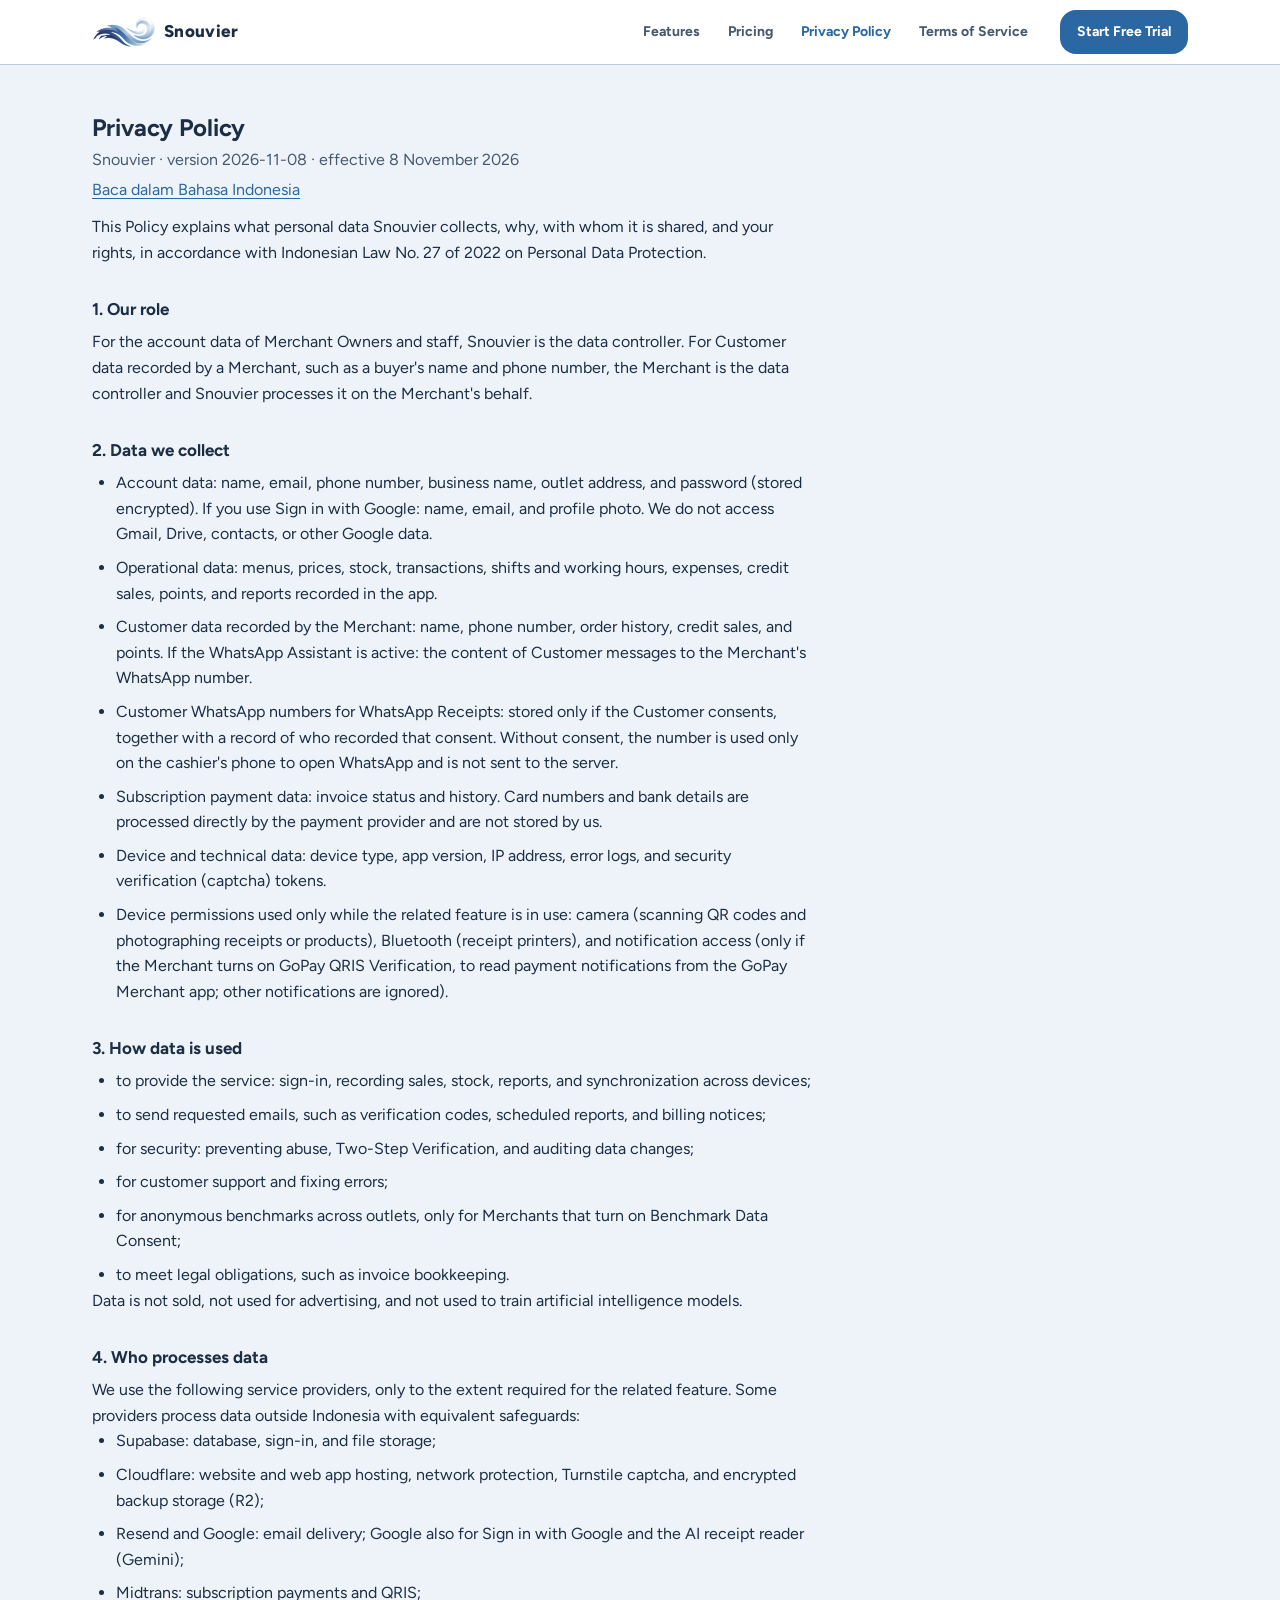
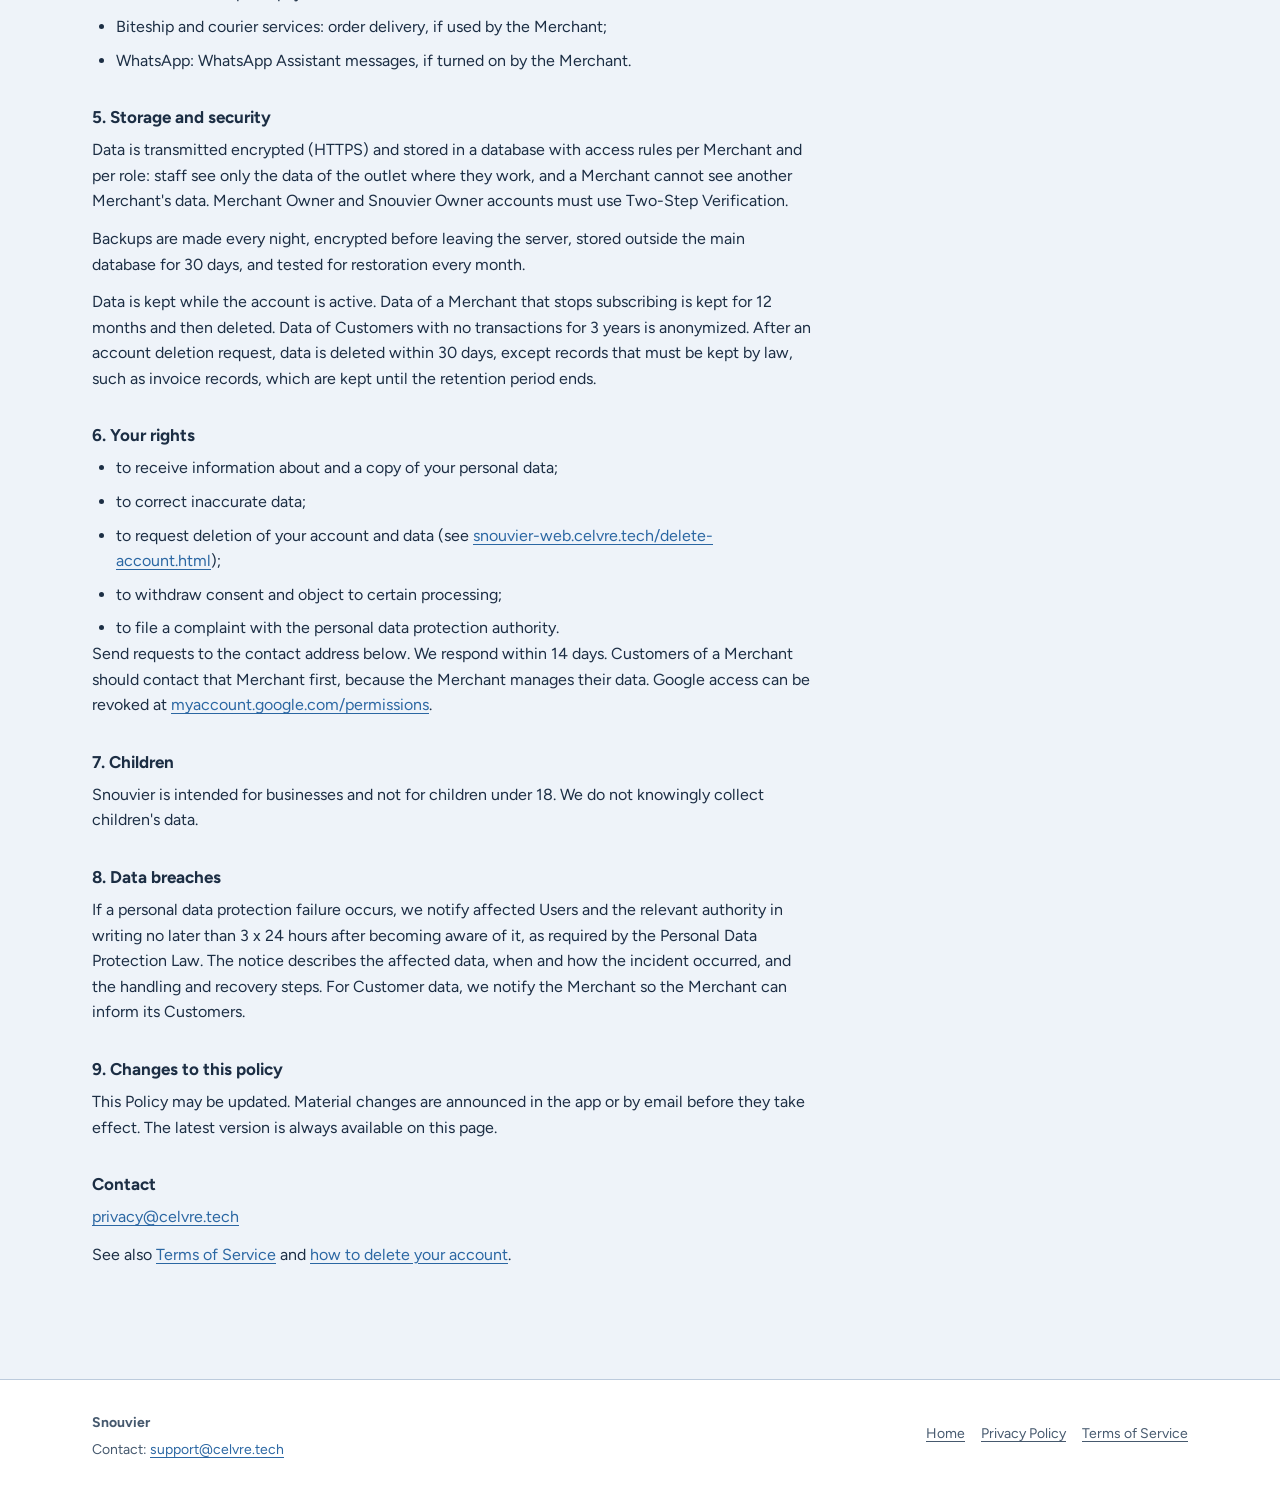
<file: privacy.html>
<!doctype html>
<html lang="en">

<head>
  <meta charset="utf-8">
  <meta name="viewport" content="width=device-width, initial-scale=1">
  <title>Privacy Policy · Snouvier</title>
  <!-- Token desain v2 (--gf-*) dan Plus Jakarta Sans self-host; satu tema terang. -->
  <link rel="stylesheet" href="gf-tokens.css">
  <link rel="stylesheet" href="site.css">
</head>

<body>
  <a class="skip" href="#main">Skip to main content</a>

  <header class="top">
    <div class="wrap top__bar">
      <a class="brand" href="index.html" aria-label="Snouvier home">
        <img class="brand__mark" src="img/snouvier_mark.png" alt="" width="64" height="32">
        <span>Snouvier</span>
      </a>
      <nav class="nav" aria-label="Main navigation">
        <a href="index.html#features">Features</a>
        <a href="pricing.html">Pricing</a>
        <a href="privacy.html" aria-current="page">Privacy Policy</a>
        <a href="terms.html">Terms of Service</a>
      </nav>
      <div class="top__actions">
        <a class="btn btn--primary btn--sm" href="signup.html" data-cta="signup">Start Free Trial</a>
      </div>
    </div>
  </header>

  <main id="main" class="wrap">
    <article class="prose">
      <h1>Privacy Policy</h1>
      <p class="mut">Snouvier · version 2026-11-08 · effective 8 November 2026</p>
      <p class="mut"><a href="privacy-id.html" hreflang="id">Baca dalam Bahasa Indonesia</a></p>
      <p>This Policy explains what personal data Snouvier collects, why, with whom it is shared, and your rights, in accordance with Indonesian Law No. 27 of 2022 on Personal Data Protection.</p>
      <h2>1. Our role</h2>
      <p>For the account data of Merchant Owners and staff, Snouvier is the data controller. For Customer data recorded by a Merchant, such as a buyer's name and phone number, the Merchant is the data controller and Snouvier processes it on the Merchant's behalf.</p>
      <h2>2. Data we collect</h2>
      <ul>
          <li>Account data: name, email, phone number, business name, outlet address, and password (stored encrypted). If you use Sign in with Google: name, email, and profile photo. We do not access Gmail, Drive, contacts, or other Google data.</li>
          <li>Operational data: menus, prices, stock, transactions, shifts and working hours, expenses, credit sales, points, and reports recorded in the app.</li>
          <li>Customer data recorded by the Merchant: name, phone number, order history, credit sales, and points. If the WhatsApp Assistant is active: the content of Customer messages to the Merchant's WhatsApp number.</li>
          <li>Customer WhatsApp numbers for WhatsApp Receipts: stored only if the Customer consents, together with a record of who recorded that consent. Without consent, the number is used only on the cashier's phone to open WhatsApp and is not sent to the server.</li>
          <li>Subscription payment data: invoice status and history. Card numbers and bank details are processed directly by the payment provider and are not stored by us.</li>
          <li>Device and technical data: device type, app version, IP address, error logs, and security verification (captcha) tokens.</li>
          <li>Device permissions used only while the related feature is in use: camera (scanning QR codes and photographing receipts or products), Bluetooth (receipt printers), and notification access (only if the Merchant turns on GoPay QRIS Verification, to read payment notifications from the GoPay Merchant app; other notifications are ignored).</li>
      </ul>
      <h2>3. How data is used</h2>
      <ul>
          <li>to provide the service: sign-in, recording sales, stock, reports, and synchronization across devices;</li>
          <li>to send requested emails, such as verification codes, scheduled reports, and billing notices;</li>
          <li>for security: preventing abuse, Two-Step Verification, and auditing data changes;</li>
          <li>for customer support and fixing errors;</li>
          <li>for anonymous benchmarks across outlets, only for Merchants that turn on Benchmark Data Consent;</li>
          <li>to meet legal obligations, such as invoice bookkeeping.</li>
      </ul>
      <p>Data is not sold, not used for advertising, and not used to train artificial intelligence models.</p>
      <h2>4. Who processes data</h2>
      <p>We use the following service providers, only to the extent required for the related feature. Some providers process data outside Indonesia with equivalent safeguards:</p>
      <ul>
          <li>Supabase: database, sign-in, and file storage;</li>
          <li>Cloudflare: website and web app hosting, network protection, Turnstile captcha, and encrypted backup storage (R2);</li>
          <li>Resend and Google: email delivery; Google also for Sign in with Google and the AI receipt reader (Gemini);</li>
          <li>Midtrans: subscription payments and QRIS;</li>
          <li>Biteship and courier services: order delivery, if used by the Merchant;</li>
          <li>WhatsApp: WhatsApp Assistant messages, if turned on by the Merchant.</li>
      </ul>
      <h2>5. Storage and security</h2>
      <p>Data is transmitted encrypted (HTTPS) and stored in a database with access rules per Merchant and per role: staff see only the data of the outlet where they work, and a Merchant cannot see another Merchant's data. Merchant Owner and Snouvier Owner accounts must use Two-Step Verification.</p>
      <p>Backups are made every night, encrypted before leaving the server, stored outside the main database for 30 days, and tested for restoration every month.</p>
      <p>Data is kept while the account is active. Data of a Merchant that stops subscribing is kept for 12 months and then deleted. Data of Customers with no transactions for 3 years is anonymized. After an account deletion request, data is deleted within 30 days, except records that must be kept by law, such as invoice records, which are kept until the retention period ends.</p>
      <h2>6. Your rights</h2>
      <ul>
          <li>to receive information about and a copy of your personal data;</li>
          <li>to correct inaccurate data;</li>
          <li>to request deletion of your account and data (see <a href="delete-account.html">snouvier-web.celvre.tech/delete-account.html</a>);</li>
          <li>to withdraw consent and object to certain processing;</li>
          <li>to file a complaint with the personal data protection authority.</li>
      </ul>
      <p>Send requests to the contact address below. We respond within 14 days. Customers of a Merchant should contact that Merchant first, because the Merchant manages their data. Google access can be revoked at <a href="https://myaccount.google.com/permissions">myaccount.google.com/permissions</a>.</p>
      <h2>7. Children</h2>
      <p>Snouvier is intended for businesses and not for children under 18. We do not knowingly collect children's data.</p>
      <h2>8. Data breaches</h2>
      <p>If a personal data protection failure occurs, we notify affected Users and the relevant authority in writing no later than 3 x 24 hours after becoming aware of it, as required by the Personal Data Protection Law. The notice describes the affected data, when and how the incident occurred, and the handling and recovery steps. For Customer data, we notify the Merchant so the Merchant can inform its Customers.</p>
      <h2>9. Changes to this policy</h2>
      <p>This Policy may be updated. Material changes are announced in the app or by email before they take effect. The latest version is always available on this page.</p>
      <h2>Contact</h2>
      <p><a href="mailto:privacy@celvre.tech">privacy@celvre.tech</a></p>
      <p>See also <a href="terms.html">Terms of Service</a> and <a href="delete-account.html">how to delete your account</a>.</p>
    </article>
  </main>

  <footer class="foot">
    <div class="wrap foot__grid">
      <div>
        <p><strong>Snouvier</strong></p>
        <p>Contact: <a href="mailto:support@celvre.tech">support@celvre.tech</a></p>
      </div>
      <nav class="foot__links" aria-label="Footer navigation">
        <a href="index.html">Home</a>
        <a href="privacy.html">Privacy Policy</a>
        <a href="terms.html">Terms of Service</a>
      </nav>
    </div>
  </footer>
</body>

</html>
</file>
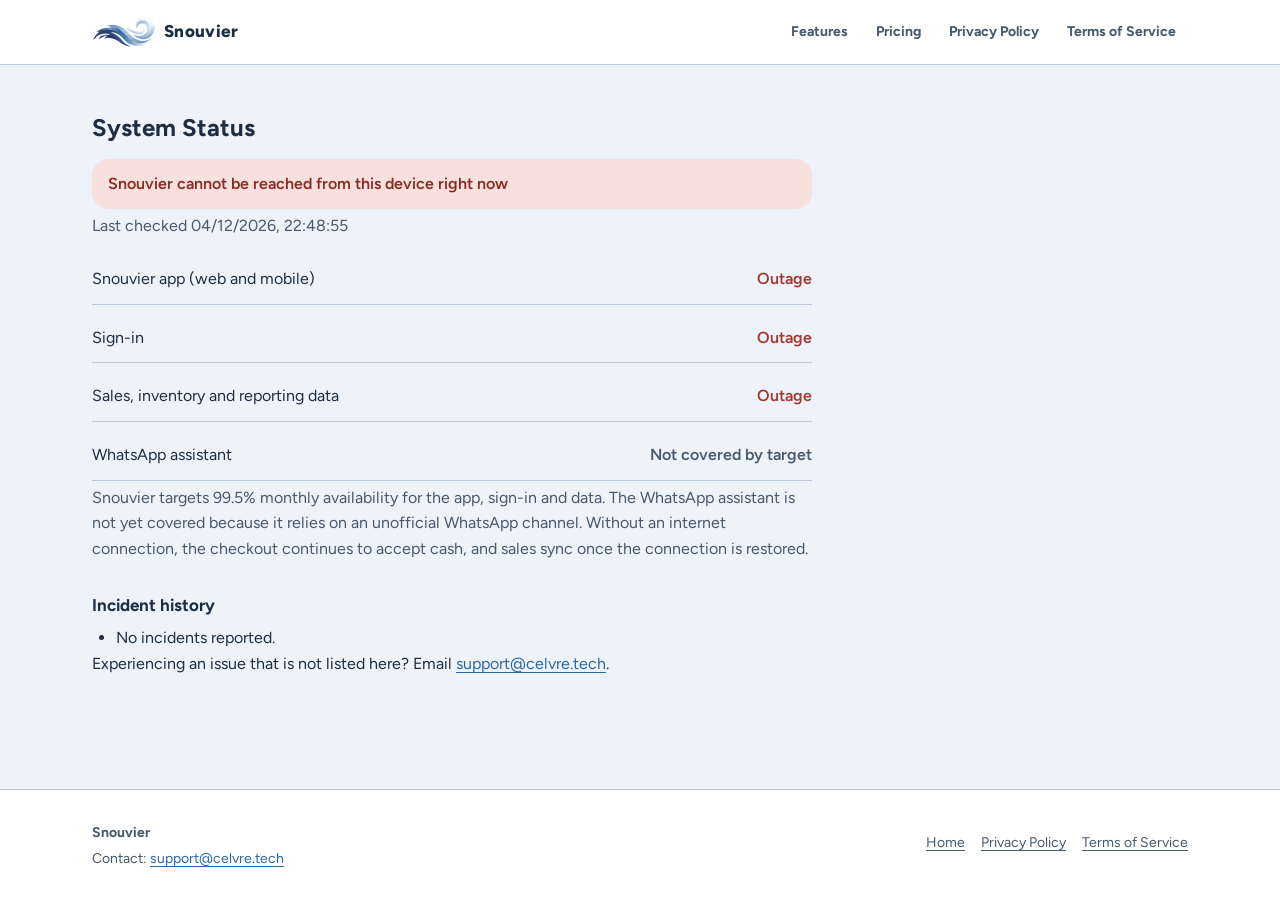
<file: status.html>
<!doctype html>
<html lang="en">

<head>
  <meta charset="utf-8">
  <meta name="viewport" content="width=device-width, initial-scale=1">
  <title>System Status | Snouvier</title>
  <link rel="stylesheet" href="gf-tokens.css">
  <link rel="stylesheet" href="site.css">
  <script type="module" src="js/status.js"></script>
</head>

<body>
  <a class="skip" href="#main">Skip to main content</a>

  <header class="top">
    <div class="wrap top__bar">
      <a class="brand" href="index.html" aria-label="Snouvier home">
        <img class="brand__mark" src="img/snouvier_mark.png" alt="" width="64" height="32">
        <span>Snouvier</span>
      </a>
      <nav class="nav" aria-label="Main navigation">
        <a href="index.html#features">Features</a>
        <a href="pricing.html">Pricing</a>
        <a href="privacy.html">Privacy Policy</a>
        <a href="terms.html">Terms of Service</a>
      </nav>
    </div>
  </header>

  <main id="main" class="wrap">
    <article class="prose status">
      <h1>System Status</h1>
      <p id="ringkasan" class="status__ringkasan" role="status" aria-live="polite" data-tingkat="memeriksa">Checking services…</p>
      <p id="diperiksa" class="mut"></p>
      <ul id="layanan" class="status__daftar">
        <li data-layanan="app"><span>Snouvier app (web and mobile)</span><span class="status__nilai">Checking…</span></li>
        <li data-layanan="auth"><span>Sign-in</span><span class="status__nilai">Checking…</span></li>
        <li data-layanan="data"><span>Sales, inventory and reporting data</span><span class="status__nilai">Checking…</span></li>
        <li><span>WhatsApp assistant</span><span class="status__nilai" data-tingkat="info">Not covered by target</span></li>
      </ul>
      <p class="mut">Snouvier targets 99.5% monthly availability for the app, sign-in and data. The WhatsApp
        assistant is not yet covered because it relies on an unofficial WhatsApp channel. Without an internet
        connection, the checkout continues to accept cash, and sales sync once the connection is restored.</p>
      <h2>Incident history</h2>
      <ul id="insiden">
        <li>No incidents reported.</li>
      </ul>
      <p>Experiencing an issue that is not listed here? Email
        <a href="mailto:support@celvre.tech">support@celvre.tech</a>.</p>
    </article>
  </main>

  <footer class="foot">
    <div class="wrap foot__grid">
      <div>
        <p><strong>Snouvier</strong></p>
        <p>Contact: <a href="mailto:support@celvre.tech">support@celvre.tech</a></p>
      </div>
      <nav class="foot__links" aria-label="Footer navigation">
        <a href="index.html">Home</a>
        <a href="privacy.html">Privacy Policy</a>
        <a href="terms.html">Terms of Service</a>
      </nav>
    </div>
  </footer>
</body>

</html>
</file>
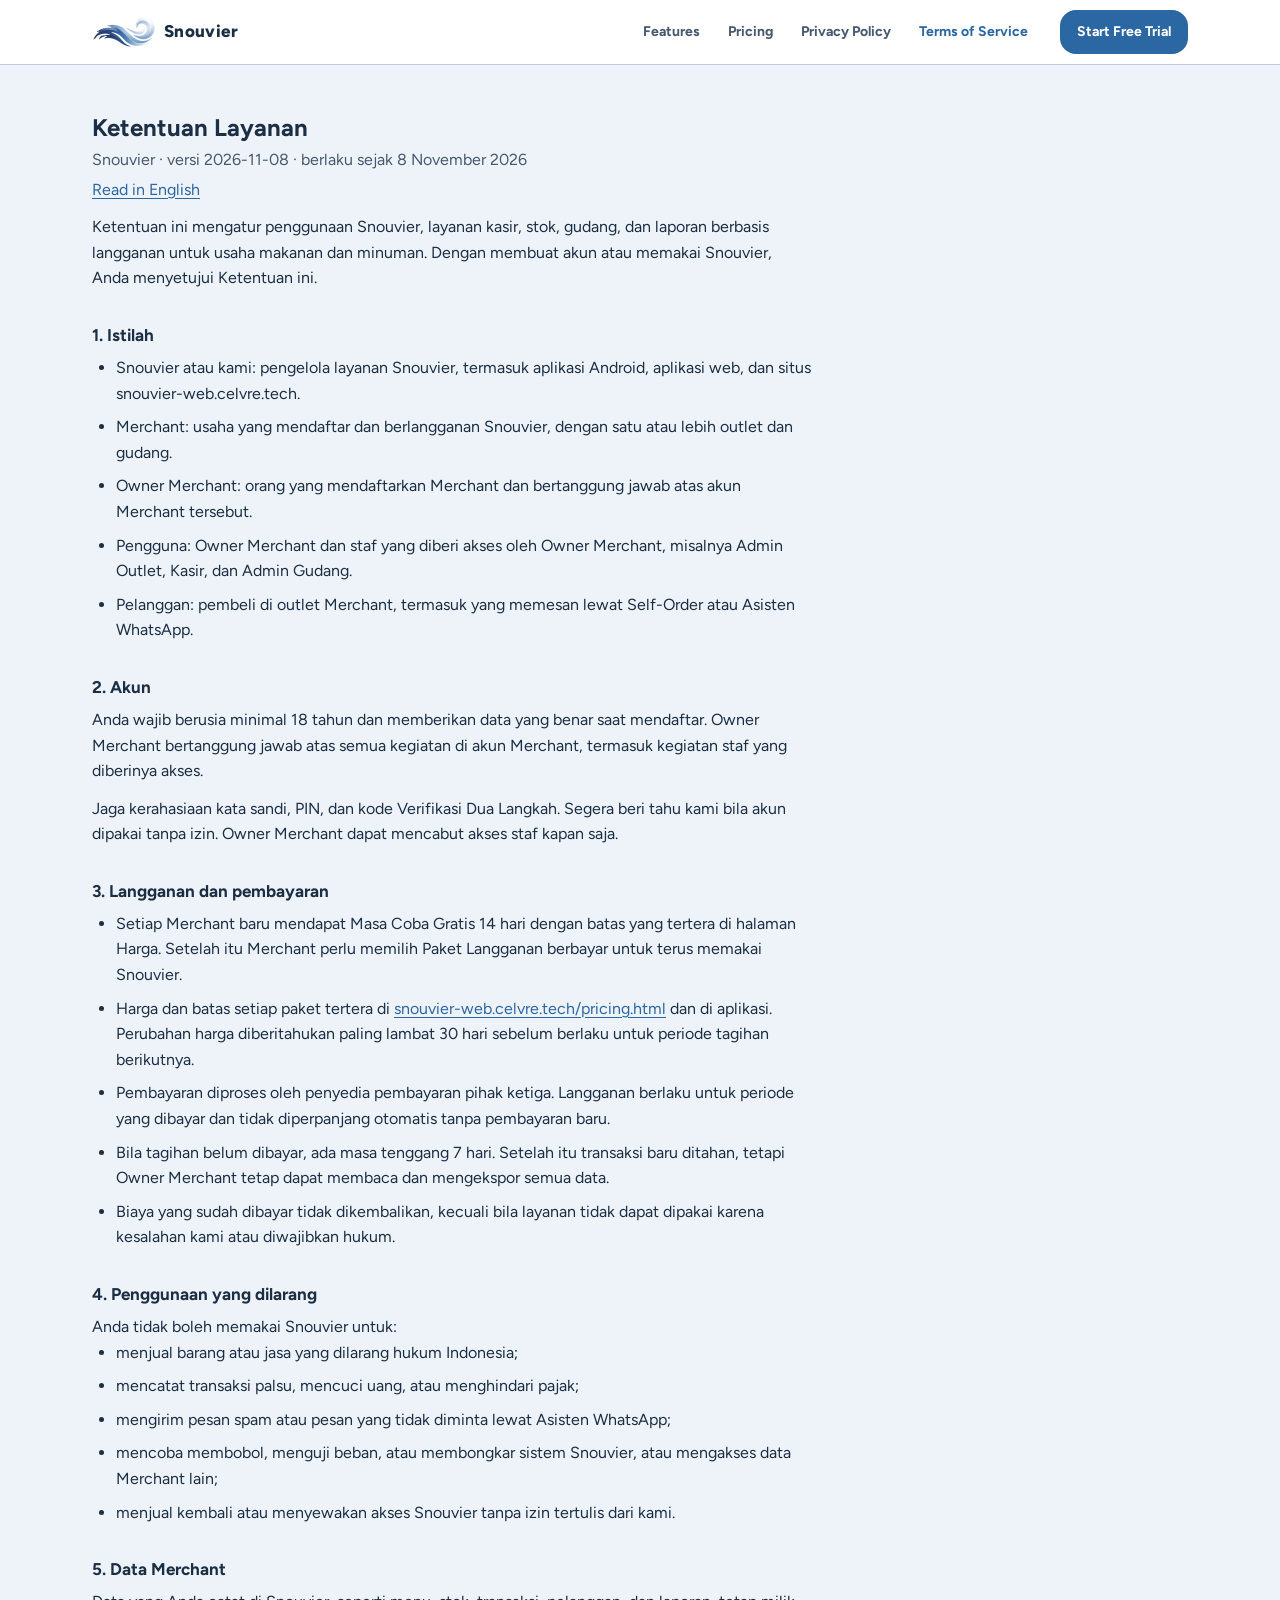
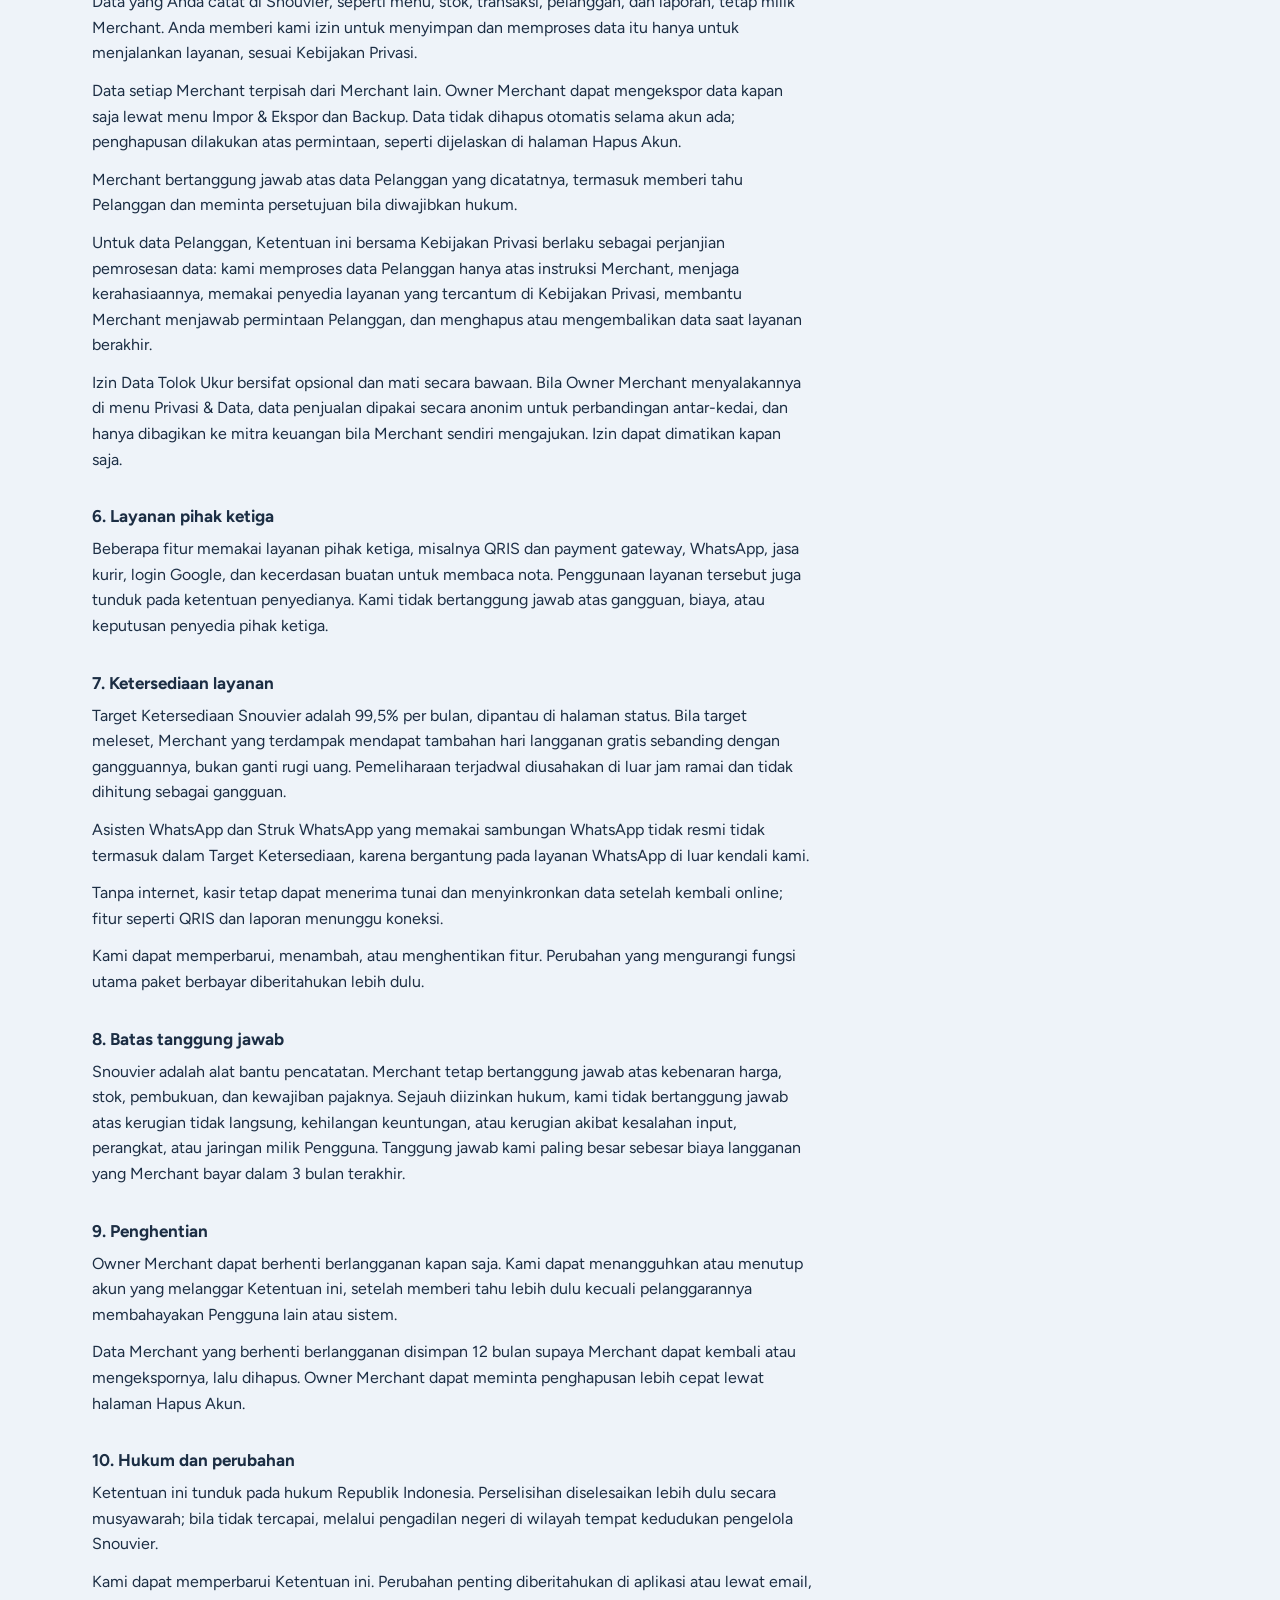
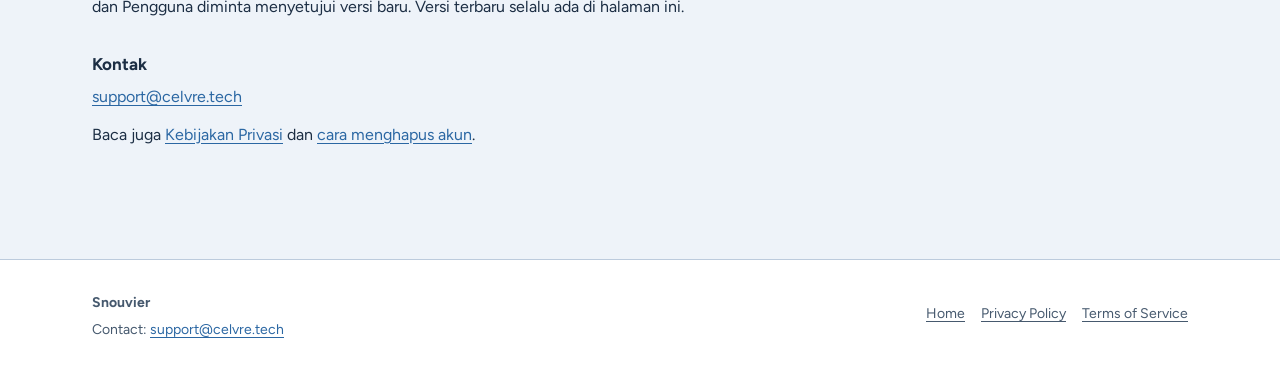
<file: terms-id.html>
<!doctype html>
<html lang="id">

<head>
  <meta charset="utf-8">
  <meta name="viewport" content="width=device-width, initial-scale=1">
  <title>Ketentuan Layanan · Snouvier</title>
  <!-- Token desain v2 (--gf-*) dan Plus Jakarta Sans self-host; satu tema terang. -->
  <link rel="stylesheet" href="gf-tokens.css">
  <link rel="stylesheet" href="site.css">
</head>

<body>
  <a class="skip" href="#main">Skip to main content</a>

  <header class="top">
    <div class="wrap top__bar">
      <a class="brand" href="index.html" aria-label="Snouvier home">
        <img class="brand__mark" src="img/snouvier_mark.png" alt="" width="64" height="32">
        <span>Snouvier</span>
      </a>
      <nav class="nav" aria-label="Main navigation">
        <a href="index.html#features">Features</a>
        <a href="pricing.html">Pricing</a>
        <a href="privacy.html">Privacy Policy</a>
        <a href="terms-id.html" aria-current="page">Terms of Service</a>
      </nav>
      <div class="top__actions">
        <a class="btn btn--primary btn--sm" href="signup.html" data-cta="signup">Start Free Trial</a>
      </div>
    </div>
  </header>

  <main id="main" class="wrap">
    <article class="prose">
      <h1>Ketentuan Layanan</h1>
      <p class="mut">Snouvier · versi 2026-11-08 · berlaku sejak 8 November 2026</p>
      <p class="mut"><a href="terms.html" hreflang="en">Read in English</a></p>
      <p>Ketentuan ini mengatur penggunaan Snouvier, layanan kasir, stok, gudang, dan laporan berbasis langganan untuk usaha makanan dan minuman. Dengan membuat akun atau memakai Snouvier, Anda menyetujui Ketentuan ini.</p>
      <h2>1. Istilah</h2>
      <ul>
          <li>Snouvier atau kami: pengelola layanan Snouvier, termasuk aplikasi Android, aplikasi web, dan situs snouvier-web.celvre.tech.</li>
          <li>Merchant: usaha yang mendaftar dan berlangganan Snouvier, dengan satu atau lebih outlet dan gudang.</li>
          <li>Owner Merchant: orang yang mendaftarkan Merchant dan bertanggung jawab atas akun Merchant tersebut.</li>
          <li>Pengguna: Owner Merchant dan staf yang diberi akses oleh Owner Merchant, misalnya Admin Outlet, Kasir, dan Admin Gudang.</li>
          <li>Pelanggan: pembeli di outlet Merchant, termasuk yang memesan lewat Self-Order atau Asisten WhatsApp.</li>
      </ul>
      <h2>2. Akun</h2>
      <p>Anda wajib berusia minimal 18 tahun dan memberikan data yang benar saat mendaftar. Owner Merchant bertanggung jawab atas semua kegiatan di akun Merchant, termasuk kegiatan staf yang diberinya akses.</p>
      <p>Jaga kerahasiaan kata sandi, PIN, dan kode Verifikasi Dua Langkah. Segera beri tahu kami bila akun dipakai tanpa izin. Owner Merchant dapat mencabut akses staf kapan saja.</p>
      <h2>3. Langganan dan pembayaran</h2>
      <ul>
          <li>Setiap Merchant baru mendapat Masa Coba Gratis 14 hari dengan batas yang tertera di halaman Harga. Setelah itu Merchant perlu memilih Paket Langganan berbayar untuk terus memakai Snouvier.</li>
          <li>Harga dan batas setiap paket tertera di <a href="pricing.html">snouvier-web.celvre.tech/pricing.html</a> dan di aplikasi. Perubahan harga diberitahukan paling lambat 30 hari sebelum berlaku untuk periode tagihan berikutnya.</li>
          <li>Pembayaran diproses oleh penyedia pembayaran pihak ketiga. Langganan berlaku untuk periode yang dibayar dan tidak diperpanjang otomatis tanpa pembayaran baru.</li>
          <li>Bila tagihan belum dibayar, ada masa tenggang 7 hari. Setelah itu transaksi baru ditahan, tetapi Owner Merchant tetap dapat membaca dan mengekspor semua data.</li>
          <li>Biaya yang sudah dibayar tidak dikembalikan, kecuali bila layanan tidak dapat dipakai karena kesalahan kami atau diwajibkan hukum.</li>
      </ul>
      <h2>4. Penggunaan yang dilarang</h2>
      <p>Anda tidak boleh memakai Snouvier untuk:</p>
      <ul>
          <li>menjual barang atau jasa yang dilarang hukum Indonesia;</li>
          <li>mencatat transaksi palsu, mencuci uang, atau menghindari pajak;</li>
          <li>mengirim pesan spam atau pesan yang tidak diminta lewat Asisten WhatsApp;</li>
          <li>mencoba membobol, menguji beban, atau membongkar sistem Snouvier, atau mengakses data Merchant lain;</li>
          <li>menjual kembali atau menyewakan akses Snouvier tanpa izin tertulis dari kami.</li>
      </ul>
      <h2>5. Data Merchant</h2>
      <p>Data yang Anda catat di Snouvier, seperti menu, stok, transaksi, pelanggan, dan laporan, tetap milik Merchant. Anda memberi kami izin untuk menyimpan dan memproses data itu hanya untuk menjalankan layanan, sesuai Kebijakan Privasi.</p>
      <p>Data setiap Merchant terpisah dari Merchant lain. Owner Merchant dapat mengekspor data kapan saja lewat menu Impor &amp; Ekspor dan Backup. Data tidak dihapus otomatis selama akun ada; penghapusan dilakukan atas permintaan, seperti dijelaskan di halaman Hapus Akun.</p>
      <p>Merchant bertanggung jawab atas data Pelanggan yang dicatatnya, termasuk memberi tahu Pelanggan dan meminta persetujuan bila diwajibkan hukum.</p>
      <p>Untuk data Pelanggan, Ketentuan ini bersama Kebijakan Privasi berlaku sebagai perjanjian pemrosesan data: kami memproses data Pelanggan hanya atas instruksi Merchant, menjaga kerahasiaannya, memakai penyedia layanan yang tercantum di Kebijakan Privasi, membantu Merchant menjawab permintaan Pelanggan, dan menghapus atau mengembalikan data saat layanan berakhir.</p>
      <p>Izin Data Tolok Ukur bersifat opsional dan mati secara bawaan. Bila Owner Merchant menyalakannya di menu Privasi &amp; Data, data penjualan dipakai secara anonim untuk perbandingan antar-kedai, dan hanya dibagikan ke mitra keuangan bila Merchant sendiri mengajukan. Izin dapat dimatikan kapan saja.</p>
      <h2>6. Layanan pihak ketiga</h2>
      <p>Beberapa fitur memakai layanan pihak ketiga, misalnya QRIS dan payment gateway, WhatsApp, jasa kurir, login Google, dan kecerdasan buatan untuk membaca nota. Penggunaan layanan tersebut juga tunduk pada ketentuan penyedianya. Kami tidak bertanggung jawab atas gangguan, biaya, atau keputusan penyedia pihak ketiga.</p>
      <h2>7. Ketersediaan layanan</h2>
      <p>Target Ketersediaan Snouvier adalah 99,5% per bulan, dipantau di halaman status. Bila target meleset, Merchant yang terdampak mendapat tambahan hari langganan gratis sebanding dengan gangguannya, bukan ganti rugi uang. Pemeliharaan terjadwal diusahakan di luar jam ramai dan tidak dihitung sebagai gangguan.</p>
      <p>Asisten WhatsApp dan Struk WhatsApp yang memakai sambungan WhatsApp tidak resmi tidak termasuk dalam Target Ketersediaan, karena bergantung pada layanan WhatsApp di luar kendali kami.</p>
      <p>Tanpa internet, kasir tetap dapat menerima tunai dan menyinkronkan data setelah kembali online; fitur seperti QRIS dan laporan menunggu koneksi.</p>
      <p>Kami dapat memperbarui, menambah, atau menghentikan fitur. Perubahan yang mengurangi fungsi utama paket berbayar diberitahukan lebih dulu.</p>
      <h2>8. Batas tanggung jawab</h2>
      <p>Snouvier adalah alat bantu pencatatan. Merchant tetap bertanggung jawab atas kebenaran harga, stok, pembukuan, dan kewajiban pajaknya. Sejauh diizinkan hukum, kami tidak bertanggung jawab atas kerugian tidak langsung, kehilangan keuntungan, atau kerugian akibat kesalahan input, perangkat, atau jaringan milik Pengguna. Tanggung jawab kami paling besar sebesar biaya langganan yang Merchant bayar dalam 3 bulan terakhir.</p>
      <h2>9. Penghentian</h2>
      <p>Owner Merchant dapat berhenti berlangganan kapan saja. Kami dapat menangguhkan atau menutup akun yang melanggar Ketentuan ini, setelah memberi tahu lebih dulu kecuali pelanggarannya membahayakan Pengguna lain atau sistem.</p>
      <p>Data Merchant yang berhenti berlangganan disimpan 12 bulan supaya Merchant dapat kembali atau mengekspornya, lalu dihapus. Owner Merchant dapat meminta penghapusan lebih cepat lewat halaman Hapus Akun.</p>
      <h2>10. Hukum dan perubahan</h2>
      <p>Ketentuan ini tunduk pada hukum Republik Indonesia. Perselisihan diselesaikan lebih dulu secara musyawarah; bila tidak tercapai, melalui pengadilan negeri di wilayah tempat kedudukan pengelola Snouvier.</p>
      <p>Kami dapat memperbarui Ketentuan ini. Perubahan penting diberitahukan di aplikasi atau lewat email, dan Pengguna diminta menyetujui versi baru. Versi terbaru selalu ada di halaman ini.</p>
      <h2>Kontak</h2>
      <p><a href="mailto:support@celvre.tech">support@celvre.tech</a></p>
      <p>Baca juga <a href="privacy-id.html">Kebijakan Privasi</a> dan <a href="delete-account.html">cara menghapus akun</a>.</p>
    </article>
  </main>

  <footer class="foot">
    <div class="wrap foot__grid">
      <div>
        <p><strong>Snouvier</strong></p>
        <p>Contact: <a href="mailto:support@celvre.tech">support@celvre.tech</a></p>
      </div>
      <nav class="foot__links" aria-label="Footer navigation">
        <a href="index.html">Home</a>
        <a href="privacy.html">Privacy Policy</a>
        <a href="terms.html">Terms of Service</a>
      </nav>
    </div>
  </footer>
</body>

</html>
</file>
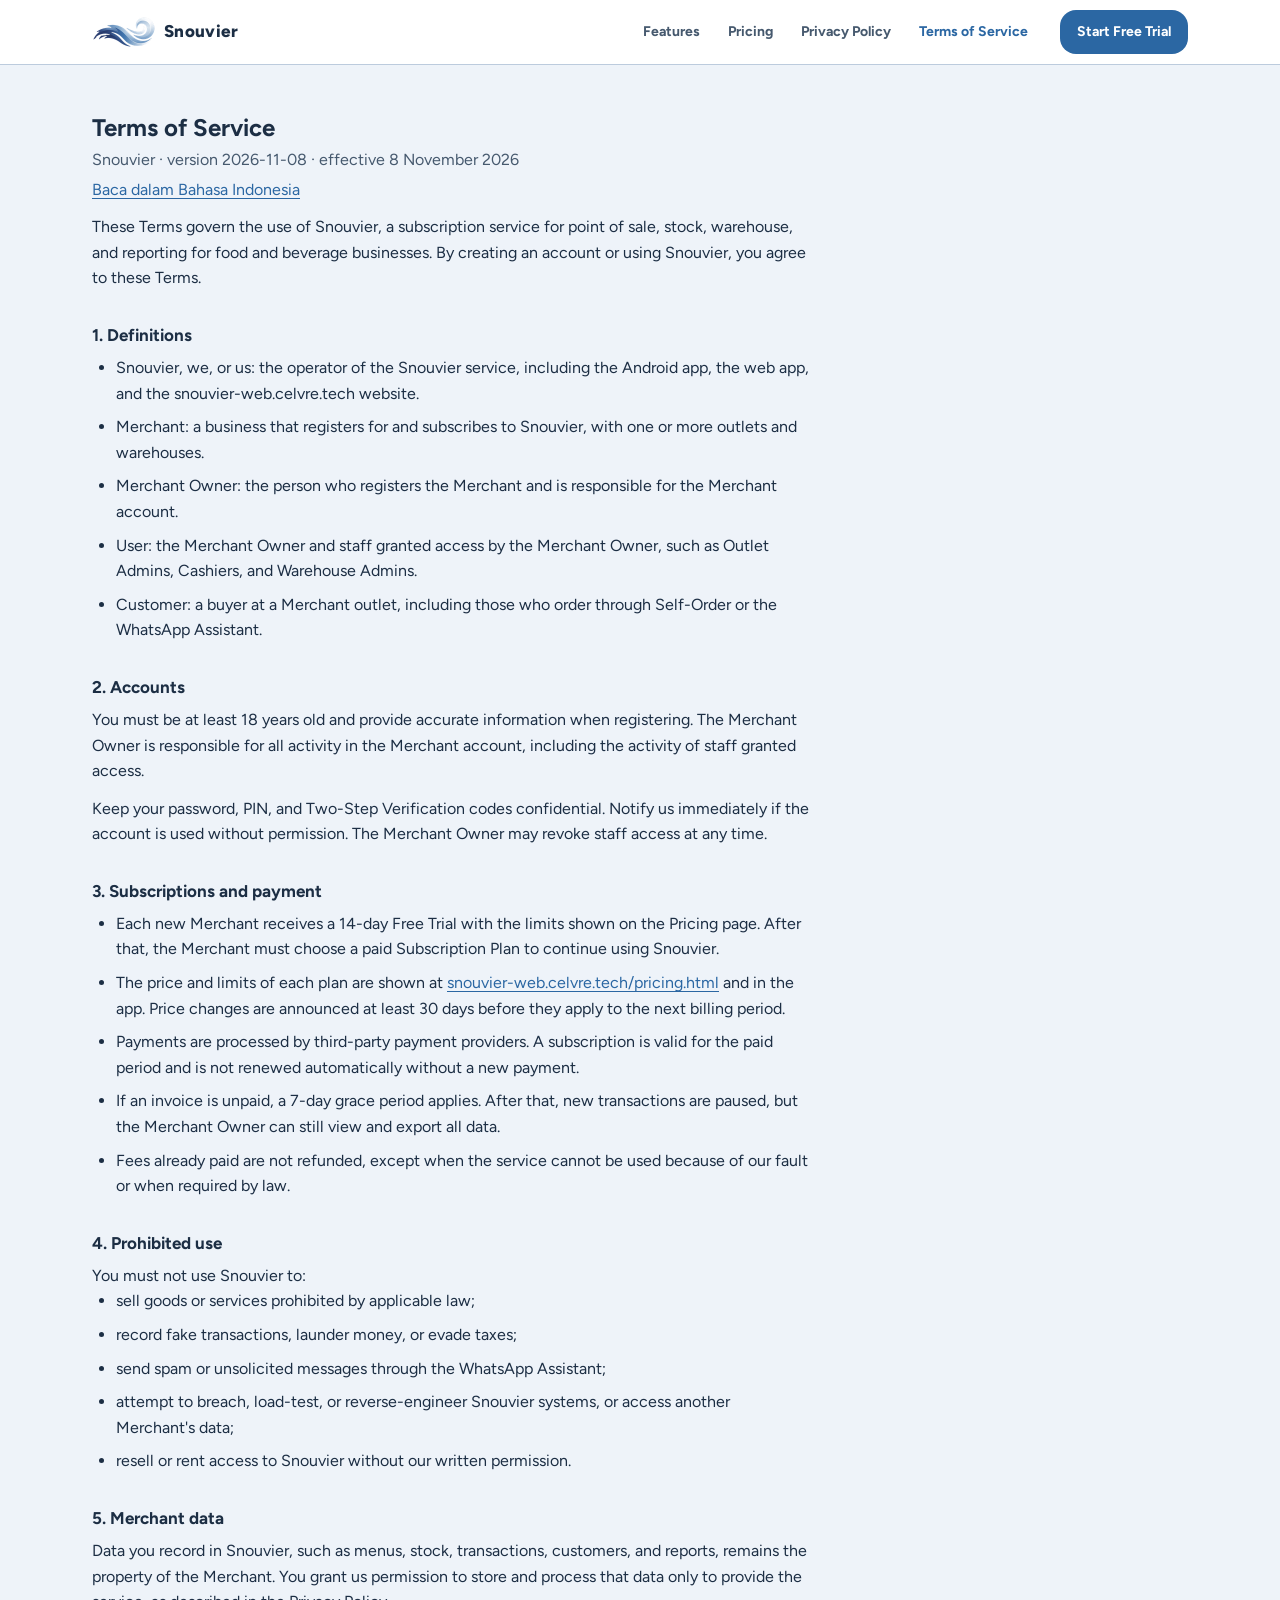
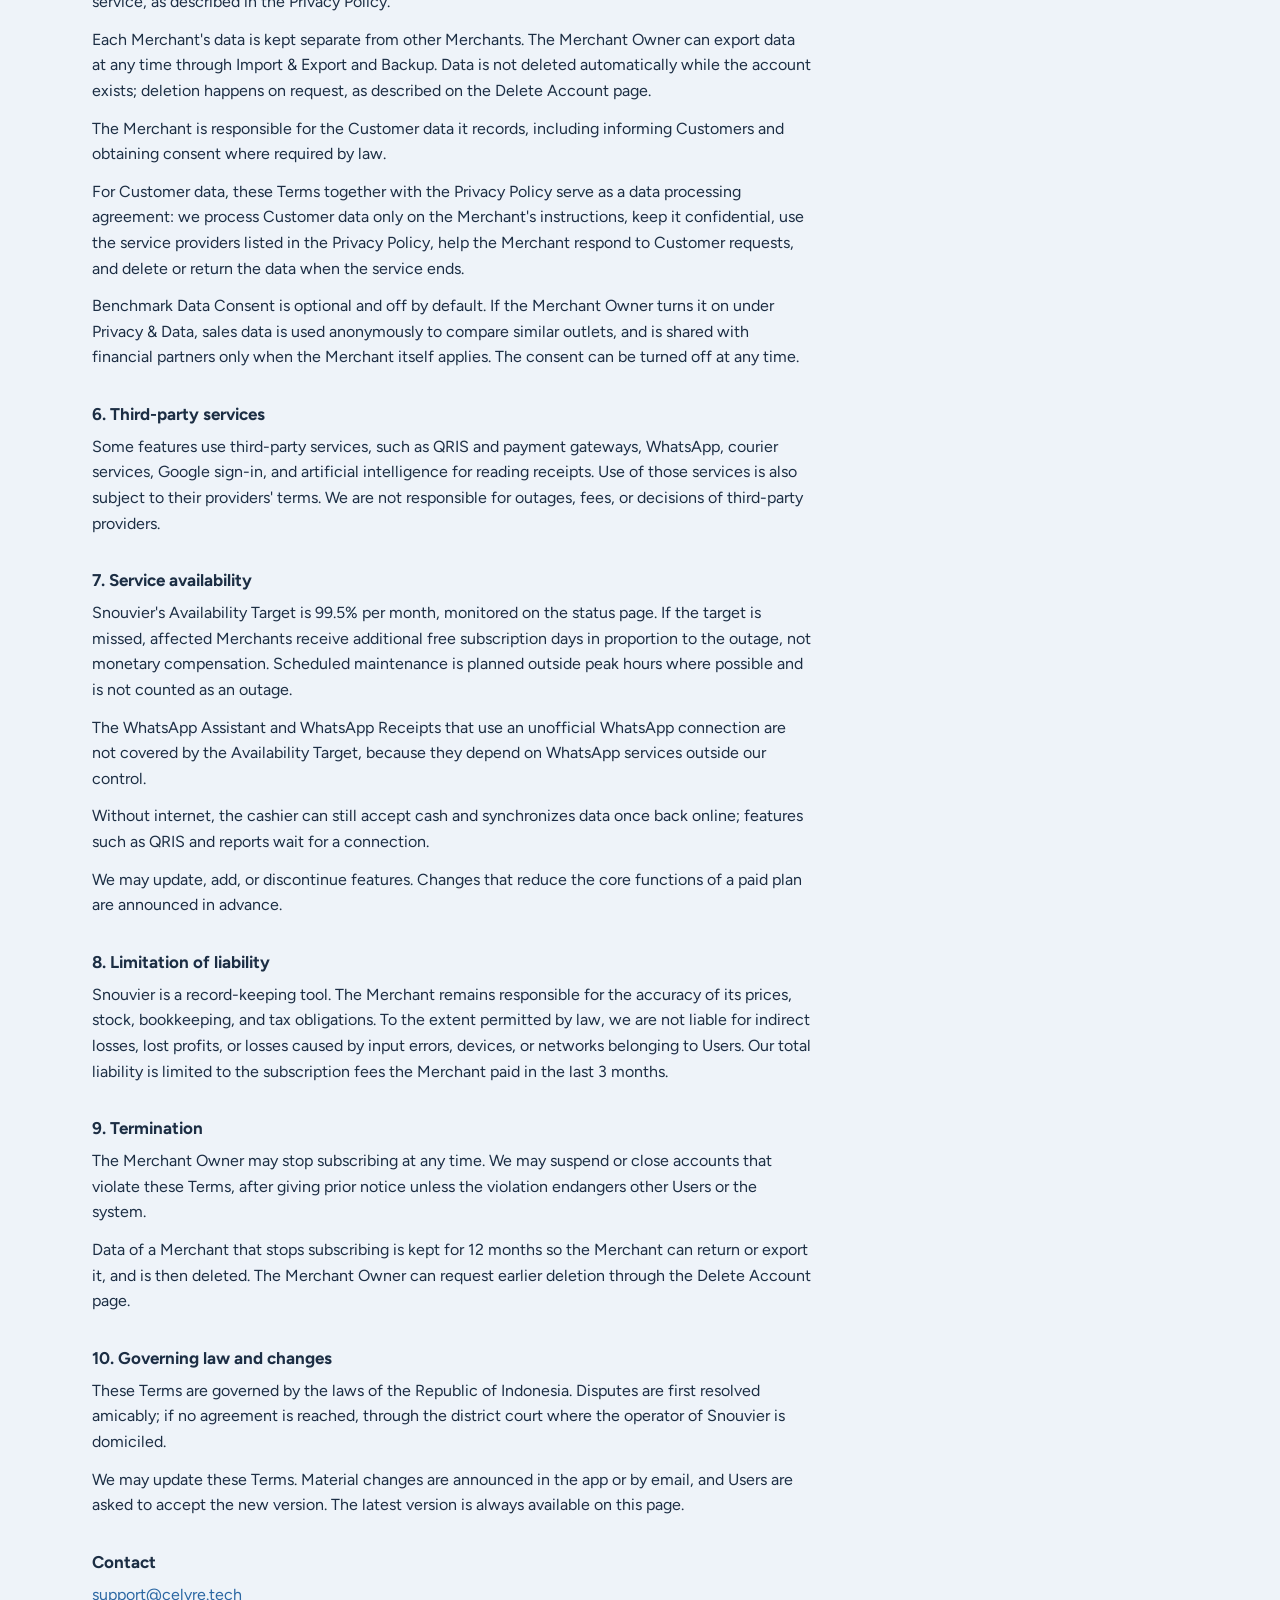
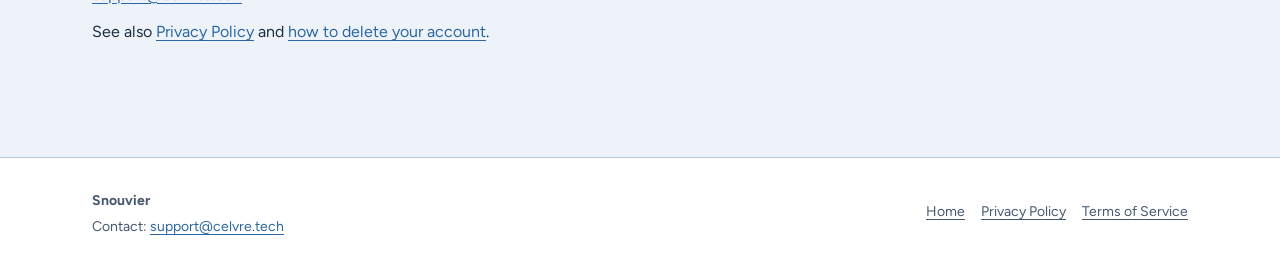
<file: terms.html>
<!doctype html>
<html lang="en">

<head>
  <meta charset="utf-8">
  <meta name="viewport" content="width=device-width, initial-scale=1">
  <title>Terms of Service · Snouvier</title>
  <!-- Token desain v2 (--gf-*) dan Plus Jakarta Sans self-host; satu tema terang. -->
  <link rel="stylesheet" href="gf-tokens.css">
  <link rel="stylesheet" href="site.css">
</head>

<body>
  <a class="skip" href="#main">Skip to main content</a>

  <header class="top">
    <div class="wrap top__bar">
      <a class="brand" href="index.html" aria-label="Snouvier home">
        <img class="brand__mark" src="img/snouvier_mark.png" alt="" width="64" height="32">
        <span>Snouvier</span>
      </a>
      <nav class="nav" aria-label="Main navigation">
        <a href="index.html#features">Features</a>
        <a href="pricing.html">Pricing</a>
        <a href="privacy.html">Privacy Policy</a>
        <a href="terms.html" aria-current="page">Terms of Service</a>
      </nav>
      <div class="top__actions">
        <a class="btn btn--primary btn--sm" href="signup.html" data-cta="signup">Start Free Trial</a>
      </div>
    </div>
  </header>

  <main id="main" class="wrap">
    <article class="prose">
      <h1>Terms of Service</h1>
      <p class="mut">Snouvier · version 2026-11-08 · effective 8 November 2026</p>
      <p class="mut"><a href="terms-id.html" hreflang="id">Baca dalam Bahasa Indonesia</a></p>
      <p>These Terms govern the use of Snouvier, a subscription service for point of sale, stock, warehouse, and reporting for food and beverage businesses. By creating an account or using Snouvier, you agree to these Terms.</p>
      <h2>1. Definitions</h2>
      <ul>
          <li>Snouvier, we, or us: the operator of the Snouvier service, including the Android app, the web app, and the snouvier-web.celvre.tech website.</li>
          <li>Merchant: a business that registers for and subscribes to Snouvier, with one or more outlets and warehouses.</li>
          <li>Merchant Owner: the person who registers the Merchant and is responsible for the Merchant account.</li>
          <li>User: the Merchant Owner and staff granted access by the Merchant Owner, such as Outlet Admins, Cashiers, and Warehouse Admins.</li>
          <li>Customer: a buyer at a Merchant outlet, including those who order through Self-Order or the WhatsApp Assistant.</li>
      </ul>
      <h2>2. Accounts</h2>
      <p>You must be at least 18 years old and provide accurate information when registering. The Merchant Owner is responsible for all activity in the Merchant account, including the activity of staff granted access.</p>
      <p>Keep your password, PIN, and Two-Step Verification codes confidential. Notify us immediately if the account is used without permission. The Merchant Owner may revoke staff access at any time.</p>
      <h2>3. Subscriptions and payment</h2>
      <ul>
          <li>Each new Merchant receives a 14-day Free Trial with the limits shown on the Pricing page. After that, the Merchant must choose a paid Subscription Plan to continue using Snouvier.</li>
          <li>The price and limits of each plan are shown at <a href="pricing.html">snouvier-web.celvre.tech/pricing.html</a> and in the app. Price changes are announced at least 30 days before they apply to the next billing period.</li>
          <li>Payments are processed by third-party payment providers. A subscription is valid for the paid period and is not renewed automatically without a new payment.</li>
          <li>If an invoice is unpaid, a 7-day grace period applies. After that, new transactions are paused, but the Merchant Owner can still view and export all data.</li>
          <li>Fees already paid are not refunded, except when the service cannot be used because of our fault or when required by law.</li>
      </ul>
      <h2>4. Prohibited use</h2>
      <p>You must not use Snouvier to:</p>
      <ul>
          <li>sell goods or services prohibited by applicable law;</li>
          <li>record fake transactions, launder money, or evade taxes;</li>
          <li>send spam or unsolicited messages through the WhatsApp Assistant;</li>
          <li>attempt to breach, load-test, or reverse-engineer Snouvier systems, or access another Merchant's data;</li>
          <li>resell or rent access to Snouvier without our written permission.</li>
      </ul>
      <h2>5. Merchant data</h2>
      <p>Data you record in Snouvier, such as menus, stock, transactions, customers, and reports, remains the property of the Merchant. You grant us permission to store and process that data only to provide the service, as described in the Privacy Policy.</p>
      <p>Each Merchant's data is kept separate from other Merchants. The Merchant Owner can export data at any time through Import &amp; Export and Backup. Data is not deleted automatically while the account exists; deletion happens on request, as described on the Delete Account page.</p>
      <p>The Merchant is responsible for the Customer data it records, including informing Customers and obtaining consent where required by law.</p>
      <p>For Customer data, these Terms together with the Privacy Policy serve as a data processing agreement: we process Customer data only on the Merchant's instructions, keep it confidential, use the service providers listed in the Privacy Policy, help the Merchant respond to Customer requests, and delete or return the data when the service ends.</p>
      <p>Benchmark Data Consent is optional and off by default. If the Merchant Owner turns it on under Privacy &amp; Data, sales data is used anonymously to compare similar outlets, and is shared with financial partners only when the Merchant itself applies. The consent can be turned off at any time.</p>
      <h2>6. Third-party services</h2>
      <p>Some features use third-party services, such as QRIS and payment gateways, WhatsApp, courier services, Google sign-in, and artificial intelligence for reading receipts. Use of those services is also subject to their providers' terms. We are not responsible for outages, fees, or decisions of third-party providers.</p>
      <h2>7. Service availability</h2>
      <p>Snouvier's Availability Target is 99.5% per month, monitored on the status page. If the target is missed, affected Merchants receive additional free subscription days in proportion to the outage, not monetary compensation. Scheduled maintenance is planned outside peak hours where possible and is not counted as an outage.</p>
      <p>The WhatsApp Assistant and WhatsApp Receipts that use an unofficial WhatsApp connection are not covered by the Availability Target, because they depend on WhatsApp services outside our control.</p>
      <p>Without internet, the cashier can still accept cash and synchronizes data once back online; features such as QRIS and reports wait for a connection.</p>
      <p>We may update, add, or discontinue features. Changes that reduce the core functions of a paid plan are announced in advance.</p>
      <h2>8. Limitation of liability</h2>
      <p>Snouvier is a record-keeping tool. The Merchant remains responsible for the accuracy of its prices, stock, bookkeeping, and tax obligations. To the extent permitted by law, we are not liable for indirect losses, lost profits, or losses caused by input errors, devices, or networks belonging to Users. Our total liability is limited to the subscription fees the Merchant paid in the last 3 months.</p>
      <h2>9. Termination</h2>
      <p>The Merchant Owner may stop subscribing at any time. We may suspend or close accounts that violate these Terms, after giving prior notice unless the violation endangers other Users or the system.</p>
      <p>Data of a Merchant that stops subscribing is kept for 12 months so the Merchant can return or export it, and is then deleted. The Merchant Owner can request earlier deletion through the Delete Account page.</p>
      <h2>10. Governing law and changes</h2>
      <p>These Terms are governed by the laws of the Republic of Indonesia. Disputes are first resolved amicably; if no agreement is reached, through the district court where the operator of Snouvier is domiciled.</p>
      <p>We may update these Terms. Material changes are announced in the app or by email, and Users are asked to accept the new version. The latest version is always available on this page.</p>
      <h2>Contact</h2>
      <p><a href="mailto:support@celvre.tech">support@celvre.tech</a></p>
      <p>See also <a href="privacy.html">Privacy Policy</a> and <a href="delete-account.html">how to delete your account</a>.</p>
    </article>
  </main>

  <footer class="foot">
    <div class="wrap foot__grid">
      <div>
        <p><strong>Snouvier</strong></p>
        <p>Contact: <a href="mailto:support@celvre.tech">support@celvre.tech</a></p>
      </div>
      <nav class="foot__links" aria-label="Footer navigation">
        <a href="index.html">Home</a>
        <a href="privacy.html">Privacy Policy</a>
        <a href="terms.html">Terms of Service</a>
      </nav>
    </div>
  </footer>
</body>

</html>
</file>
<file: gf-tokens.css>
/* Token desain terpadu Snouvier (Kaca Salju, dua tema).
   BERKAS HASIL GENERATOR, JANGAN DIEDIT TANGAN. Sumber nilai:
   lib/core/theme/gf_tokens.dart (GfTokens) lewat
   lib/core/theme/gf_tokens_css.dart. Tulis ulang site/gf-tokens.css dengan:
     UPDATE_GF_CSS=1 flutter test test/core/theme/gf_css_tokens_test.dart
   Tes yang sama gagal bila isi berkas berbeda dari GfTokens.
   Dua tema: terang (langit pagi bersalju) di :root, gelap (senja bersalju) lewat
   prefers-color-scheme atau [data-theme="dark"]. Font: Figtree (OFL,
   fonts/OFL.txt), variable WOFF2 subset Latin yang di-host sendiri. */

@font-face {
  font-family: 'Figtree';
  font-style: normal;
  font-weight: 300 900;
  font-display: swap;
  src: url('fonts/figtree-latin-wght.woff2') format('woff2');
  unicode-range: U+0000-00FF, U+0131, U+0152-0153, U+02BB-02BC, U+02C6, U+02DA, U+02DC, U+0304, U+0308, U+0329, U+2000-206F, U+20AC, U+2122, U+2190-2193, U+2212, U+2215, U+FEFF, U+FFFD;
}

:root {
  color-scheme: light;
  --gf-font-sans: 'Figtree', system-ui, -apple-system, 'Segoe UI', Roboto, sans-serif;

  /* Warna netral */
  --gf-bg: #EEF3F9;
  --gf-surface: #FFFFFF;
  --gf-surface-2: #DFEAF5;
  --gf-border: #BCCBDD;
  --gf-border-input: #6E8299;
  --gf-text: #1C2E44;
  --gf-text-2: #46596E;
  --gf-text-3: #56697E; /* keterangan; lulus 4,5:1 di bg, surface, surface-2 */
  --gf-text-disabled: #9AA9BA; /* hanya teks kontrol mati */
  --gf-inverse: #1C2E44;
  --gf-on-inverse: #FFFFFF;

  /* Merek dan aksi */
  --gf-ink: #2F5D8A; /* tombol utama (pil) */
  --gf-on-ink: #FFFFFF;
  --gf-primary: #2B67A3;
  --gf-on-primary: #FFFFFF;
  --gf-primary-pressed: #22538A;
  --gf-primary-soft: #DAE7F5;
  --gf-on-primary-soft: #1F4F80;
  --gf-brand-logo: #4A8ACB; /* logo, grafik, ilustrasi; bukan teks kecil */
  --gf-highlight: #4FC3E0;
  --gf-on-highlight: #0F2A44;
  --gf-highlight-soft: #D8F1F8;
  --gf-on-highlight-soft: #0B5A73;

  /* Status */
  --gf-success: #1F7A50;
  --gf-on-success: #FFFFFF;
  --gf-success-soft: #DCF0E7;
  --gf-on-success-soft: #145C3A;
  --gf-warning: #8F5A08;
  --gf-on-warning: #FFFFFF;
  --gf-warning-soft: #FBEBCB;
  --gf-on-warning-soft: #7A4700;
  --gf-danger: #B8403A;
  --gf-on-danger: #FFFFFF;
  --gf-danger-text: #A6352E; /* teks merah ukuran kecil */
  --gf-danger-soft: #F7E0DE;
  --gf-on-danger-soft: #8C2A22;
  --gf-info: #46596E;
  --gf-info-soft: #DFEAF5;
  --gf-on-info-soft: #1C2E44;

  /* Navigasi */
  --gf-nav-bg: #F7F9FC;
  --gf-nav-text: #1C2E44;
  --gf-nav-icon: #56697E;
  --gf-nav-active: #2B67A3;
  --gf-nav-active-bg: #DAE7F5;

  /* Ubin menu tanpa foto */
  --gf-tile-warm: #D3E4F5;
  --gf-tile-sand: #DCE3EF;
  --gf-tile-rose: #E2DDF3;
  --gf-tile-sage: #D5ECEA;
  --gf-tile-ink: #2A4A6E;

  /* Langit latar, kaca beku, dan kartu sorotan */
  --gf-sky-top: #EEF3F9;
  --gf-sky-bottom: #EEF3F9;
  --gf-sky-glow-ice: #D6E8FA;
  --gf-sky-glow-aurora: #E4DEF7;
  --gf-sky-glow-mint: #D5EEEE;
  --gf-glass: #FFFFFFF2;
  --gf-glass-nav: #FFFFFF9E;
  --gf-glass-border: #C6D4E4F2;
  --gf-hero-start: #2E5A88;
  --gf-hero-end: #3C6A99;
  --gf-on-hero: #FFFFFF;
  --gf-hero-accent: #D6EBFC;
  --gf-shadow: #1C2E44;
  --gf-focus-ring: #2B67A3;

  /* Spasi (kelipatan 4) */
  --gf-space-4: 4px;
  --gf-space-8: 8px;
  --gf-space-12: 12px;
  --gf-space-16: 16px;
  --gf-space-24: 24px;
  --gf-space-32: 32px;
  --gf-space-48: 48px;

  /* Radius dan garis */
  --gf-radius-sm: 10px;
  --gf-radius-md: 16px;
  --gf-radius-lg: 20px;
  --gf-radius-xl: 24px;
  --gf-radius-full: 999px;
  --gf-stroke-card: 1px;
  --gf-stroke-input: 1.5px;
  --gf-stroke-focus: 2px;

  /* Tipografi: ukuran / tinggi baris / tebal */
  --gf-text-hero-size: 32px;
  --gf-text-hero-line: 36px;
  --gf-text-hero-weight: 800;
  --gf-text-display-size: 36px;
  --gf-text-display-line: 40px;
  --gf-text-display-weight: 800;
  --gf-text-h1-size: 24px;
  --gf-text-h1-line: 30px;
  --gf-text-h1-weight: 800;
  --gf-text-h2-size: 20px;
  --gf-text-h2-line: 26px;
  --gf-text-h2-weight: 700;
  --gf-text-h3-size: 17px;
  --gf-text-h3-line: 24px;
  --gf-text-h3-weight: 700;
  --gf-text-body-lg-size: 16px;
  --gf-text-body-lg-line: 24px;
  --gf-text-body-lg-weight: 500;
  --gf-text-body-size: 14px;
  --gf-text-body-line: 20px;
  --gf-text-body-weight: 500;
  --gf-text-label-size: 14px;
  --gf-text-label-line: 20px;
  --gf-text-label-weight: 700;
  --gf-text-caption-size: 12px;
  --gf-text-caption-line: 16px;
  --gf-text-caption-weight: 600;

  /* Gerak */
  --gf-motion-fast: 120ms;
  --gf-motion-medium: 200ms;
  --gf-motion-slow: 240ms;

  /* Lapisan */
  --gf-z-sticky: 10;
  --gf-z-side-panel: 20;
  --gf-z-sheet: 40;
  --gf-z-dialog: 60;
  --gf-z-system-banner: 80;
  --gf-z-toast: 100;
}

/* Tema gelap (senja bersalju): ikut perangkat, kecuali dipaksa terang. */
@media (prefers-color-scheme: dark) {
  :root:not([data-theme="light"]) {
    color-scheme: dark;
    --gf-bg: #161F2B;
    --gf-surface: #1F2936;
    --gf-surface-2: #273242;
    --gf-border: #2F3B4B;
    --gf-border-input: #6A7E94;
    --gf-text: #E2E9F1;
    --gf-text-2: #AEBCCB;
    --gf-text-3: #93A3B4;
    --gf-text-disabled: #5C6B7C;
    --gf-inverse: #E2E9F1;
    --gf-on-inverse: #0F1A27;
    --gf-ink: #6FA2D3;
    --gf-on-ink: #0F1A27;
    --gf-primary: #8DBCE6;
    --gf-on-primary: #0F1A27;
    --gf-primary-pressed: #A6CCEE;
    --gf-primary-soft: #233A52;
    --gf-on-primary-soft: #C3DDF4;
    --gf-brand-logo: #8DBCE6;
    --gf-highlight: #6FD0EA;
    --gf-on-highlight: #0F1A27;
    --gf-highlight-soft: #1F3A47;
    --gf-on-highlight-soft: #BDEBF7;
    --gf-success: #67C595;
    --gf-on-success: #0F1A27;
    --gf-success-soft: #1E3A33;
    --gf-on-success-soft: #93D6B3;
    --gf-warning: #E3B867;
    --gf-on-warning: #0F1A27;
    --gf-warning-soft: #3A3426;
    --gf-on-warning-soft: #EBCB8C;
    --gf-danger: #E8857B;
    --gf-on-danger: #0F1A27;
    --gf-danger-text: #EF9A90;
    --gf-danger-soft: #3B2A2F;
    --gf-on-danger-soft: #F2B8B0;
    --gf-info: #AEBCCB;
    --gf-info-soft: #273242;
    --gf-on-info-soft: #E2E9F1;
    --gf-nav-bg: #1C2532;
    --gf-nav-text: #E2E9F1;
    --gf-nav-icon: #9FAEBF;
    --gf-nav-active: #CFE4F7;
    --gf-nav-active-bg: #2A4058;
    --gf-tile-warm: #23344A;
    --gf-tile-sand: #263247;
    --gf-tile-rose: #2D2E48;
    --gf-tile-sage: #20383F;
    --gf-tile-ink: #CFE0F0;
    --gf-sky-top: #1A2433;
    --gf-sky-bottom: #161F2B;
    --gf-sky-glow-ice: #6E9BD738;
    --gf-sky-glow-aurora: #9680D724;
    --gf-sky-glow-mint: #5AB9C31A;
    --gf-glass: #FFFFFF0D;
    --gf-glass-nav: #FFFFFF0A;
    --gf-glass-border: #FFFFFF17;
    --gf-hero-start: #2E4560;
    --gf-hero-end: #2F3550;
    --gf-on-hero: #E2E9F1;
    --gf-hero-accent: #B5D6F2;
    --gf-shadow: #03060B;
    --gf-focus-ring: #8DBCE6;
  }
}

:root[data-theme="dark"] {
  color-scheme: dark;
  --gf-bg: #161F2B;
  --gf-surface: #1F2936;
  --gf-surface-2: #273242;
  --gf-border: #2F3B4B;
  --gf-border-input: #6A7E94;
  --gf-text: #E2E9F1;
  --gf-text-2: #AEBCCB;
  --gf-text-3: #93A3B4;
  --gf-text-disabled: #5C6B7C;
  --gf-inverse: #E2E9F1;
  --gf-on-inverse: #0F1A27;
  --gf-ink: #6FA2D3;
  --gf-on-ink: #0F1A27;
  --gf-primary: #8DBCE6;
  --gf-on-primary: #0F1A27;
  --gf-primary-pressed: #A6CCEE;
  --gf-primary-soft: #233A52;
  --gf-on-primary-soft: #C3DDF4;
  --gf-brand-logo: #8DBCE6;
  --gf-highlight: #6FD0EA;
  --gf-on-highlight: #0F1A27;
  --gf-highlight-soft: #1F3A47;
  --gf-on-highlight-soft: #BDEBF7;
  --gf-success: #67C595;
  --gf-on-success: #0F1A27;
  --gf-success-soft: #1E3A33;
  --gf-on-success-soft: #93D6B3;
  --gf-warning: #E3B867;
  --gf-on-warning: #0F1A27;
  --gf-warning-soft: #3A3426;
  --gf-on-warning-soft: #EBCB8C;
  --gf-danger: #E8857B;
  --gf-on-danger: #0F1A27;
  --gf-danger-text: #EF9A90;
  --gf-danger-soft: #3B2A2F;
  --gf-on-danger-soft: #F2B8B0;
  --gf-info: #AEBCCB;
  --gf-info-soft: #273242;
  --gf-on-info-soft: #E2E9F1;
  --gf-nav-bg: #1C2532;
  --gf-nav-text: #E2E9F1;
  --gf-nav-icon: #9FAEBF;
  --gf-nav-active: #CFE4F7;
  --gf-nav-active-bg: #2A4058;
  --gf-tile-warm: #23344A;
  --gf-tile-sand: #263247;
  --gf-tile-rose: #2D2E48;
  --gf-tile-sage: #20383F;
  --gf-tile-ink: #CFE0F0;
  --gf-sky-top: #1A2433;
  --gf-sky-bottom: #161F2B;
  --gf-sky-glow-ice: #6E9BD738;
  --gf-sky-glow-aurora: #9680D724;
  --gf-sky-glow-mint: #5AB9C31A;
  --gf-glass: #FFFFFF0D;
  --gf-glass-nav: #FFFFFF0A;
  --gf-glass-border: #FFFFFF17;
  --gf-hero-start: #2E4560;
  --gf-hero-end: #2F3550;
  --gf-on-hero: #E2E9F1;
  --gf-hero-accent: #B5D6F2;
  --gf-shadow: #03060B;
  --gf-focus-ring: #8DBCE6;
}

/* Kurangi animasi: semua transisi 0 ms. */
@media (prefers-reduced-motion: reduce) {
  :root {
    --gf-motion-fast: 0ms;
    --gf-motion-medium: 0ms;
    --gf-motion-slow: 0ms;
  }
}

/* Angka uang, jumlah, jam, dan nomor pesanan: tabular figures. */
.gf-num {
  font-variant-numeric: tabular-nums;
}
</file>
<file: site.css>
/* Situs pemasaran Snouvier (sistem desain v2, D.10; tiket #42).
   Semua warna, spasi, radius, tipografi, dan gerak dari gf-tokens.css (--gf-*).
   Jangan menulis warna mentah di sini; tes site/tests/pages.test.mjs menolaknya.
   Mobile-first: 375 px dulu, lalu titik henti 720 px dan 1024 px. */

*,
*::before,
*::after { box-sizing: border-box; }

html { -webkit-text-size-adjust: 100%; scroll-behavior: smooth; }
@media (prefers-reduced-motion: reduce) { html { scroll-behavior: auto; } }

body {
  margin: 0;
  background: var(--gf-bg);
  color: var(--gf-text);
  font-family: var(--gf-font-sans);
  font-size: var(--gf-text-body-lg-size);
  line-height: 1.6;
  overflow-wrap: break-word;
}

img, svg { display: block; max-width: 100%; }
h1, h2, h3, p, ul, ol { margin: 0; }
ul { padding: 0; list-style: none; }

a { color: var(--gf-primary); text-underline-offset: 3px; }
a:hover { color: var(--gf-primary-pressed); }

:focus-visible {
  outline: var(--gf-stroke-focus) solid var(--gf-focus-ring);
  outline-offset: 3px;
  border-radius: var(--gf-radius-sm);
}

.ic { width: 24px; height: 24px; fill: currentColor; flex: none; }

.skip {
  position: absolute;
  left: var(--gf-space-16);
  top: -80px;
  z-index: var(--gf-z-toast);
  padding: var(--gf-space-8) var(--gf-space-16);
  background: var(--gf-inverse);
  color: var(--gf-on-inverse);
  border-radius: var(--gf-radius-sm);
}
.skip:focus { top: var(--gf-space-8); color: var(--gf-on-inverse); }

.wrap {
  width: 100%;
  max-width: 1160px;
  margin: 0 auto;
  padding: 0 var(--gf-space-16);
}
@media (min-width: 720px) { .wrap { padding: 0 var(--gf-space-32); } }

/* ── Tombol ─────────────────────────────────────────────────────────── */
.btn {
  display: inline-flex;
  align-items: center;
  justify-content: center;
  gap: var(--gf-space-8);
  min-height: 48px;
  padding: 0 var(--gf-space-24);
  border: var(--gf-stroke-input) solid transparent;
  border-radius: var(--gf-radius-md);
  font-size: var(--gf-text-label-size);
  line-height: var(--gf-text-label-line);
  font-weight: var(--gf-text-label-weight);
  text-decoration: none;
  cursor: pointer;
  transition: background-color var(--gf-motion-fast) ease-out,
              border-color var(--gf-motion-fast) ease-out,
              color var(--gf-motion-fast) ease-out;
}
.btn--primary { background: var(--gf-primary); color: var(--gf-on-primary); }
.btn--primary:hover { background: var(--gf-primary-pressed); color: var(--gf-on-primary); }
.btn--secondary {
  background: var(--gf-surface);
  color: var(--gf-primary);
  border-color: var(--gf-primary);
}
.btn--secondary:hover { background: var(--gf-primary-soft); color: var(--gf-on-primary-soft); }
.btn--lg { min-height: 56px; font-size: var(--gf-text-body-lg-size); }
.btn--sm { min-height: 44px; padding: 0 var(--gf-space-16); }

/* ── Kepala halaman ─────────────────────────────────────────────────── */
.top {
  position: sticky;
  top: 0;
  z-index: var(--gf-z-sticky);
  background: var(--gf-surface);
  border-bottom: var(--gf-stroke-card) solid var(--gf-border);
}
.top__bar {
  display: flex;
  align-items: center;
  gap: var(--gf-space-12);
  min-height: 64px;
}
.brand {
  display: inline-flex;
  align-items: center;
  gap: var(--gf-space-8);
  min-height: 44px;
  color: var(--gf-text);
  font-weight: 800;
  font-size: var(--gf-text-h3-size);
  letter-spacing: 0.02em;
  text-decoration: none;
}
.brand:hover { color: var(--gf-text); }
.brand__mark { width: 64px; height: 32px; object-fit: contain; }

.nav { display: none; margin-left: auto; gap: var(--gf-space-4); }
.nav a {
  display: inline-flex;
  align-items: center;
  min-height: 44px;
  padding: 0 var(--gf-space-12);
  color: var(--gf-text-2);
  font-size: var(--gf-text-label-size);
  font-weight: var(--gf-text-label-weight);
  text-decoration: none;
  border-radius: var(--gf-radius-sm);
}
.nav a:hover { color: var(--gf-text); background: var(--gf-surface-2); }
.nav a[aria-current="page"] { color: var(--gf-primary); }
.top__actions { display: flex; align-items: center; gap: var(--gf-space-8); margin-left: auto; }
@media (min-width: 900px) {
  .nav { display: flex; }
  .top__actions { margin-left: var(--gf-space-8); }
}

.lang {
  display: inline-flex;
  align-items: center;
  justify-content: center;
  min-width: 44px;
  min-height: 44px;
  padding: 0 var(--gf-space-8);
  color: var(--gf-text-2);
  font-size: var(--gf-text-label-size);
  font-weight: var(--gf-text-label-weight);
  text-decoration: none;
  border: var(--gf-stroke-card) solid var(--gf-border-input);
  border-radius: var(--gf-radius-sm);
}
.lang:hover { color: var(--gf-text); background: var(--gf-surface-2); }

/* ── Bagian umum ────────────────────────────────────────────────────── */
.section { padding: var(--gf-space-48) 0; }
@media (min-width: 1024px) { .section { padding: 80px 0; } }
.section--alt { background: var(--gf-surface); border-block: var(--gf-stroke-card) solid var(--gf-border); }

.eyebrow {
  color: var(--gf-primary);
  font-size: var(--gf-text-label-size);
  font-weight: 700;
  letter-spacing: 0.06em;
  text-transform: uppercase;
  margin-bottom: var(--gf-space-8);
}
.section__title {
  font-size: var(--gf-text-h1-size);
  line-height: var(--gf-text-h1-line);
  font-weight: var(--gf-text-h1-weight);
  max-width: 28ch;
}
.section__lead {
  margin-top: var(--gf-space-12);
  color: var(--gf-text-2);
  max-width: 62ch;
}
.section__head { margin-bottom: var(--gf-space-32); }

/* ── Hero ───────────────────────────────────────────────────────────── */
.hero { padding: var(--gf-space-48) 0 var(--gf-space-48); }
.hero__grid { display: grid; gap: var(--gf-space-48); align-items: center; }
@media (min-width: 1024px) {
  .hero { padding: 80px 0; }
  .hero__grid { grid-template-columns: 1.1fr 0.9fr; }
}
.hero__title {
  font-size: 32px;
  line-height: 40px;
  font-weight: 800;
  letter-spacing: -0.01em;
  max-width: 20ch;
}
@media (min-width: 720px) {
  .hero__title { font-size: 44px; line-height: 52px; }
}
.hero__title em { font-style: normal; color: var(--gf-primary); }
.hero__lead { margin-top: var(--gf-space-16); color: var(--gf-text-2); font-size: 18px; max-width: 54ch; }
.hero__ctas { display: flex; flex-wrap: wrap; gap: var(--gf-space-12); margin-top: var(--gf-space-32); }
.hero__ctas .btn { flex: 1 1 200px; }
@media (min-width: 720px) { .hero__ctas .btn { flex: 0 0 auto; } }
.hero__note {
  display: flex;
  flex-wrap: wrap;
  gap: var(--gf-space-8) var(--gf-space-16);
  margin-top: var(--gf-space-16);
  color: var(--gf-text-2);
  font-size: var(--gf-text-body-size);
}
.hero__note li { display: inline-flex; align-items: center; gap: var(--gf-space-4); }
.hero__note .ic { width: 20px; height: 20px; color: var(--gf-success); }

/* Pratinjau layar Kasir Outlet (HTML, bukan gambar: ringan dan tajam). */
.preview {
  margin: 0;
  background: var(--gf-surface);
  border: var(--gf-stroke-card) solid var(--gf-border);
  border-radius: var(--gf-radius-xl);
  padding: var(--gf-space-16);
  box-shadow: 0 1px 2px var(--gf-border), 0 16px 32px -16px var(--gf-text-disabled);
  max-width: 440px;
  width: 100%;
  justify-self: center;
}
.preview__head { display: flex; justify-content: space-between; align-items: baseline; gap: var(--gf-space-8); }
.preview__title { font-weight: 700; font-size: var(--gf-text-h3-size); }
.preview__meta { color: var(--gf-text-2); font-size: var(--gf-text-caption-size); font-weight: 500; }
.preview__list { margin-top: var(--gf-space-12); display: grid; gap: var(--gf-space-8); }
.preview__row {
  display: grid;
  grid-template-columns: 40px 1fr auto;
  gap: var(--gf-space-12);
  align-items: center;
  padding: var(--gf-space-12);
  border: var(--gf-stroke-card) solid var(--gf-border);
  border-radius: var(--gf-radius-md);
}
.preview__thumb {
  width: 40px; height: 40px;
  border-radius: var(--gf-radius-sm);
  background: var(--gf-primary-soft);
  color: var(--gf-on-primary-soft);
  display: grid; place-items: center;
}
.preview__thumb .ic { width: 22px; height: 22px; }
.preview__name { font-weight: 600; font-size: var(--gf-text-body-size); line-height: var(--gf-text-body-line); }
.preview__sub { color: var(--gf-text-2); font-size: var(--gf-text-caption-size); }
.preview__qty { font-weight: 700; font-size: var(--gf-text-body-size); }
.preview__total {
  display: flex; justify-content: space-between; align-items: baseline;
  margin-top: var(--gf-space-16);
  padding-top: var(--gf-space-12);
  border-top: var(--gf-stroke-card) solid var(--gf-border);
  font-weight: 700;
}
.preview__total .gf-num { color: var(--gf-primary); font-size: var(--gf-text-h2-size); }
.preview__pay { display: grid; grid-template-columns: repeat(3, 1fr); gap: var(--gf-space-8); margin-top: var(--gf-space-12); }
.preview__pay span {
  display: grid; place-items: center;
  min-height: 48px;
  border-radius: var(--gf-radius-md);
  font-weight: 700;
  font-size: var(--gf-text-label-size);
}
.pay-cash { background: var(--gf-success); color: var(--gf-on-success); }
.pay-qris { background: var(--gf-primary); color: var(--gf-on-primary); }
.pay-bon { background: var(--gf-surface); color: var(--gf-highlight); border: var(--gf-stroke-input) solid var(--gf-highlight); }

/* ── Fitur ──────────────────────────────────────────────────────────── */
.features { display: grid; gap: var(--gf-space-16); }
@media (min-width: 720px) { .features { grid-template-columns: repeat(2, 1fr); } }
@media (min-width: 1024px) { .features { grid-template-columns: repeat(3, 1fr); } }
.feature {
  background: var(--gf-bg);
  border: var(--gf-stroke-card) solid var(--gf-border);
  border-radius: var(--gf-radius-lg);
  padding: var(--gf-space-24);
}
.feature__icon {
  width: 48px; height: 48px;
  border-radius: var(--gf-radius-md);
  background: var(--gf-primary-soft);
  color: var(--gf-on-primary-soft);
  display: grid; place-items: center;
  margin-bottom: var(--gf-space-16);
}
.feature h3 { font-size: var(--gf-text-h3-size); line-height: var(--gf-text-h3-line); font-weight: var(--gf-text-h3-weight); }
.feature p { margin-top: var(--gf-space-8); color: var(--gf-text-2); font-size: var(--gf-text-body-lg-size); }

/* ── Cara kerja ─────────────────────────────────────────────────────── */
.steps { display: grid; gap: var(--gf-space-16); counter-reset: step; list-style: none; margin: 0; padding: 0; }
@media (min-width: 900px) { .steps { grid-template-columns: repeat(3, 1fr); gap: var(--gf-space-24); } }
.step {
  position: relative;
  background: var(--gf-surface);
  border: var(--gf-stroke-card) solid var(--gf-border);
  border-radius: var(--gf-radius-lg);
  padding: var(--gf-space-24);
}
.step__num {
  display: inline-grid; place-items: center;
  width: 40px; height: 40px;
  border-radius: var(--gf-radius-full);
  background: var(--gf-primary);
  color: var(--gf-on-primary);
  font-weight: 700;
  margin-bottom: var(--gf-space-16);
}
.step h3 { font-size: var(--gf-text-h3-size); line-height: var(--gf-text-h3-line); font-weight: var(--gf-text-h3-weight); }
.step p { margin-top: var(--gf-space-8); color: var(--gf-text-2); }

/* ── Harga ──────────────────────────────────────────────────────────── */
.plans {
  display: grid;
  gap: var(--gf-space-16);
  grid-template-columns: repeat(auto-fit, minmax(min(100%, 280px), 1fr));
  align-items: stretch;
}
.plan {
  position: relative;
  display: flex;
  flex-direction: column;
  background: var(--gf-surface);
  border: var(--gf-stroke-card) solid var(--gf-border);
  border-radius: var(--gf-radius-lg);
  padding: var(--gf-space-24);
}
.plan--popular { border: var(--gf-stroke-focus) solid var(--gf-primary); }
.plan__badge {
  align-self: flex-start;
  margin-bottom: var(--gf-space-12);
  padding: var(--gf-space-4) var(--gf-space-12);
  border-radius: var(--gf-radius-full);
  background: var(--gf-highlight-soft);
  color: var(--gf-on-highlight-soft);
  font-size: var(--gf-text-caption-size);
  line-height: var(--gf-text-caption-line);
  font-weight: 700;
}
.plan__name { font-size: var(--gf-text-h2-size); line-height: var(--gf-text-h2-line); font-weight: var(--gf-text-h2-weight); }
.plan__price { margin-top: var(--gf-space-12); display: flex; align-items: baseline; gap: var(--gf-space-4); flex-wrap: wrap; }
.plan__amount { font-size: var(--gf-text-display-size); line-height: var(--gf-text-display-line); font-weight: 800; }
.plan__amount--soon { font-size: var(--gf-text-h2-size); line-height: var(--gf-text-display-line); color: var(--gf-text-2); }
.plan__period { color: var(--gf-text-2); font-weight: 600; }
.plan__sub { min-height: 24px; color: var(--gf-text-2); font-size: var(--gf-text-body-size); }
.plan__features { display: grid; gap: var(--gf-space-8); margin: var(--gf-space-24) 0; flex: 1; }
.plan__features li { display: flex; gap: var(--gf-space-8); align-items: flex-start; font-size: var(--gf-text-body-lg-size); }
.plan__features .ic { width: 20px; height: 20px; margin-top: 2px; color: var(--gf-success); }
.plan__cta { width: 100%; }

.plans__status {
  grid-column: 1 / -1;
  padding: var(--gf-space-24);
  background: var(--gf-surface);
  border: var(--gf-stroke-card) dashed var(--gf-border-input);
  border-radius: var(--gf-radius-lg);
  color: var(--gf-text-2);
  text-align: center;
}
.plans__status .btn { margin-top: var(--gf-space-16); }
.skeleton {
  min-height: 360px;
  background: var(--gf-surface-2);
  border-radius: var(--gf-radius-lg);
}
.plans__foot { margin-top: var(--gf-space-24); color: var(--gf-text-2); font-size: var(--gf-text-body-size); }

/* ── Tanya jawab ────────────────────────────────────────────────────── */
.faq { display: grid; gap: var(--gf-space-12); max-width: 800px; }
.faq details {
  background: var(--gf-surface);
  border: var(--gf-stroke-card) solid var(--gf-border);
  border-radius: var(--gf-radius-md);
  padding: 0 var(--gf-space-16);
}
.faq summary {
  min-height: 56px;
  display: flex; align-items: center;
  font-weight: 600;
  cursor: pointer;
}
.faq details p { padding-bottom: var(--gf-space-16); color: var(--gf-text-2); }

/* ── CTA akhir ──────────────────────────────────────────────────────── */
.cta-band {
  background: var(--gf-inverse);
  color: var(--gf-on-inverse);
  border-radius: var(--gf-radius-xl);
  padding: var(--gf-space-32) var(--gf-space-24);
  display: grid;
  gap: var(--gf-space-24);
  align-items: center;
}
@media (min-width: 900px) {
  .cta-band { grid-template-columns: 1fr auto; padding: var(--gf-space-48); }
}
.cta-band h2 { font-size: var(--gf-text-h1-size); line-height: var(--gf-text-h1-line); font-weight: 700; }
.cta-band p { margin-top: var(--gf-space-8); color: var(--gf-on-inverse); }
.cta-band .btn--primary:focus-visible { outline-color: var(--gf-on-inverse); }

/* ── Halaman teks (privasi, ketentuan, daftar) ──────────────────────── */
.prose { max-width: 720px; padding: var(--gf-space-48) 0 64px; }
.prose h1 { font-size: var(--gf-text-h1-size); line-height: var(--gf-text-h1-line); font-weight: 700; }
.prose h2 { font-size: var(--gf-text-h3-size); line-height: var(--gf-text-h3-line); margin: var(--gf-space-32) 0 var(--gf-space-8); }
.prose p, .prose li { color: var(--gf-text); }
.prose p + p { margin-top: var(--gf-space-12); }
.prose ul, .prose ol { padding-left: var(--gf-space-24); display: grid; gap: var(--gf-space-8); }
.prose ul { list-style: disc; }
.prose ol { list-style: decimal; }
.prose .mut { color: var(--gf-text-2); margin-top: var(--gf-space-4); }
.prose .btn { margin-top: var(--gf-space-24); }

/* ── Kaki halaman ───────────────────────────────────────────────────── */
.foot {
  margin-top: var(--gf-space-48);
  background: var(--gf-surface);
  border-top: var(--gf-stroke-card) solid var(--gf-border);
  padding: var(--gf-space-32) 0;
  color: var(--gf-text-2);
  font-size: var(--gf-text-body-size);
}
.foot__grid { display: grid; gap: var(--gf-space-24); }
@media (min-width: 720px) { .foot__grid { grid-template-columns: 1fr auto; align-items: start; } }
.foot__links { display: flex; flex-wrap: wrap; gap: var(--gf-space-4) var(--gf-space-16); }
.foot__links a {
  display: inline-flex; align-items: center;
  min-height: 44px;
  color: var(--gf-text-2);
}
.foot__links a:hover { color: var(--gf-text); }
.foot p + p { margin-top: var(--gf-space-4); }

/* ── Gerak: muncul saat terlihat, hover mengangkat (transform + opacity) ── */
.feature, .step, .plan {
  transition: transform var(--gf-motion-medium) ease-out, border-color var(--gf-motion-fast) ease-out;
}
.feature:hover, .step:hover { transform: translateY(-2px); border-color: var(--gf-primary); }
.reveal-on .reveal {
  opacity: 0;
  transform: translateY(12px);
  transition: opacity var(--gf-motion-slow) ease-out, transform var(--gf-motion-slow) ease-out;
  transition-delay: calc(var(--reveal-i, 0) * 60ms);
}
.reveal-on .reveal.is-in { opacity: 1; transform: none; }
.reveal-on .reveal.is-in:hover { transform: translateY(-2px); }

/* Printer Teruji (tiket 252): tampil hanya bila daftar di celvre-publik.json diisi. */
.printer-list { margin-top: var(--gf-space-12); padding-left: var(--gf-space-16); color: var(--gf-text); }
.printer-list li + li { margin-top: var(--gf-space-4); }
.printer-list__note { list-style: none; margin-left: calc(-1 * var(--gf-space-16)); color: var(--gf-text-2); font-size: var(--gf-text-caption-size); }

/* Halaman Status (P10.3) */
.status__ringkasan { margin-top: var(--gf-space-16); padding: var(--gf-space-12) var(--gf-space-16);
  border-radius: var(--gf-radius-md); font-weight: 600; background: var(--gf-surface-2); color: var(--gf-text); }
.status__ringkasan[data-tingkat="normal"] { background: var(--gf-success-soft); color: var(--gf-on-success-soft); }
.status__ringkasan[data-tingkat="sebagian"] { background: var(--gf-warning-soft); color: var(--gf-on-warning-soft); }
.status__ringkasan[data-tingkat="gangguan"] { background: var(--gf-danger-soft); color: var(--gf-on-danger-soft); }
.prose ul.status__daftar { list-style: none; padding-left: 0; margin-top: var(--gf-space-16); }
.status__daftar li { display: flex; justify-content: space-between; gap: var(--gf-space-12);
  padding: var(--gf-space-12) 0; border-bottom: 1px solid var(--gf-border); }
.status__nilai { font-weight: 600; color: var(--gf-text-2); }
.status__nilai[data-tingkat="normal"] { color: var(--gf-on-success-soft); }
.status__nilai[data-tingkat="gangguan"] { color: var(--gf-danger-text); }

/* ── Kalkulator HPP (food-cost-calculator.html) ─────────────────────── */
.calc__grid { display: grid; gap: var(--gf-space-24); align-items: start; }
@media (min-width: 1024px) { .calc__grid { grid-template-columns: minmax(0, 1fr) 340px; } }
.calc__form, .calc__result {
  background: var(--gf-surface);
  border: var(--gf-stroke-card) solid var(--gf-border);
  border-radius: var(--gf-radius-lg);
  padding: var(--gf-space-24);
}
.calc__result { position: sticky; top: 88px; }
.calc__sub { margin: var(--gf-space-24) 0 var(--gf-space-12); font-size: var(--gf-text-h3-size); line-height: var(--gf-text-h3-line); font-weight: var(--gf-text-h3-weight); }
.calc__result .calc__sub { margin-top: 0; }
.calc__meta { display: grid; gap: var(--gf-space-12); }
@media (min-width: 640px) { .calc__meta { grid-template-columns: 1fr 1fr; } }
.calc__field { display: flex; flex-direction: column; gap: var(--gf-space-4); min-width: 0; }
.calc__field > span { color: var(--gf-text-2); font-size: var(--gf-text-caption-size); font-weight: 600; }
.calc__field input, .calc__field select {
  min-height: 44px;
  width: 100%;
  padding: 0 var(--gf-space-12);
  font: inherit;
  color: var(--gf-text);
  background: var(--gf-bg);
  border: var(--gf-stroke-input) solid var(--gf-border-input);
  border-radius: var(--gf-radius-sm);
  transition: border-color var(--gf-motion-fast) ease-out;
}
.calc__field input:focus-visible, .calc__field select:focus-visible {
  outline: var(--gf-stroke-focus) solid var(--gf-focus-ring);
  border-color: var(--gf-primary);
}
.calc__rows { list-style: none; margin: 0; padding: 0; display: grid; gap: var(--gf-space-12); counter-reset: row; }
.calc__row {
  position: relative;
  display: grid;
  gap: var(--gf-space-8);
  grid-template-columns: 1fr 1fr;
  padding: var(--gf-space-12);
  background: var(--gf-surface-2);
  border-radius: var(--gf-radius-md);
  animation: calc-in var(--gf-motion-medium) ease-out;
}
.calc__row > .calc__field:first-child { grid-column: 1 / -1; padding-right: 52px; }
@media (min-width: 900px) {
  .calc__row { grid-template-columns: 1.6fr 1.3fr 0.8fr 0.9fr 0.9fr 0.9fr 1.1fr 44px; align-items: end; }
  .calc__row > .calc__field:first-child { grid-column: auto; padding-right: 0; }
}
.calc__cost { min-height: 44px; display: flex; align-items: center; font-weight: 700; font-variant-numeric: tabular-nums; }
.calc__del { min-width: 44px; padding: 0; }
.calc__row > .calc__del { position: absolute; top: var(--gf-space-12); right: var(--gf-space-12); }
@media (min-width: 900px) { .calc__row > .calc__del { position: static; } }
.calc__hint { grid-column: 1 / -1; margin: 0; color: var(--gf-danger-text); font-size: var(--gf-text-caption-size); }
.calc__add { margin-top: var(--gf-space-12); }
.calc__result dl { margin: 0; display: grid; gap: var(--gf-space-12); }
.calc__stat { display: flex; justify-content: space-between; gap: var(--gf-space-12); align-items: baseline; }
.calc__stat dt { color: var(--gf-text-2); }
.calc__stat dd { margin: 0; font-weight: 700; font-variant-numeric: tabular-nums; text-align: right; }
.calc__stat--main dd { font-size: var(--gf-text-h2-size); line-height: var(--gf-text-h2-line); color: var(--gf-primary); }
.calc__note { color: var(--gf-text-2); font-size: var(--gf-text-caption-size); margin: var(--gf-space-12) 0 0; overflow-wrap: anywhere; }
.calc__actions { display: flex; flex-wrap: wrap; gap: var(--gf-space-8); margin-top: var(--gf-space-16); }
.calc__print-title { display: none; }
@keyframes calc-in { from { opacity: 0; transform: translateY(6px); } to { opacity: 1; transform: none; } }
@media (prefers-reduced-motion: reduce) { .calc__row { animation: none; } }

@media print {
  .top, .foot, .skip, .cta-band, .calc__actions, .calc__add, .calc__del, .section__head .section__lead, .calc__note[role="status"] { display: none !important; }
  .section { padding: 0; }
  .calc__grid { grid-template-columns: 1fr; }
  .calc__form, .calc__result { border: 0; padding: 0; position: static; }
  .calc__row { break-inside: avoid; animation: none; }
  .calc__print-title { display: block; }
  .calc__field input, .calc__field select { border: 0; padding: 0; min-height: 0; appearance: none; background: none; }
}
</file>
